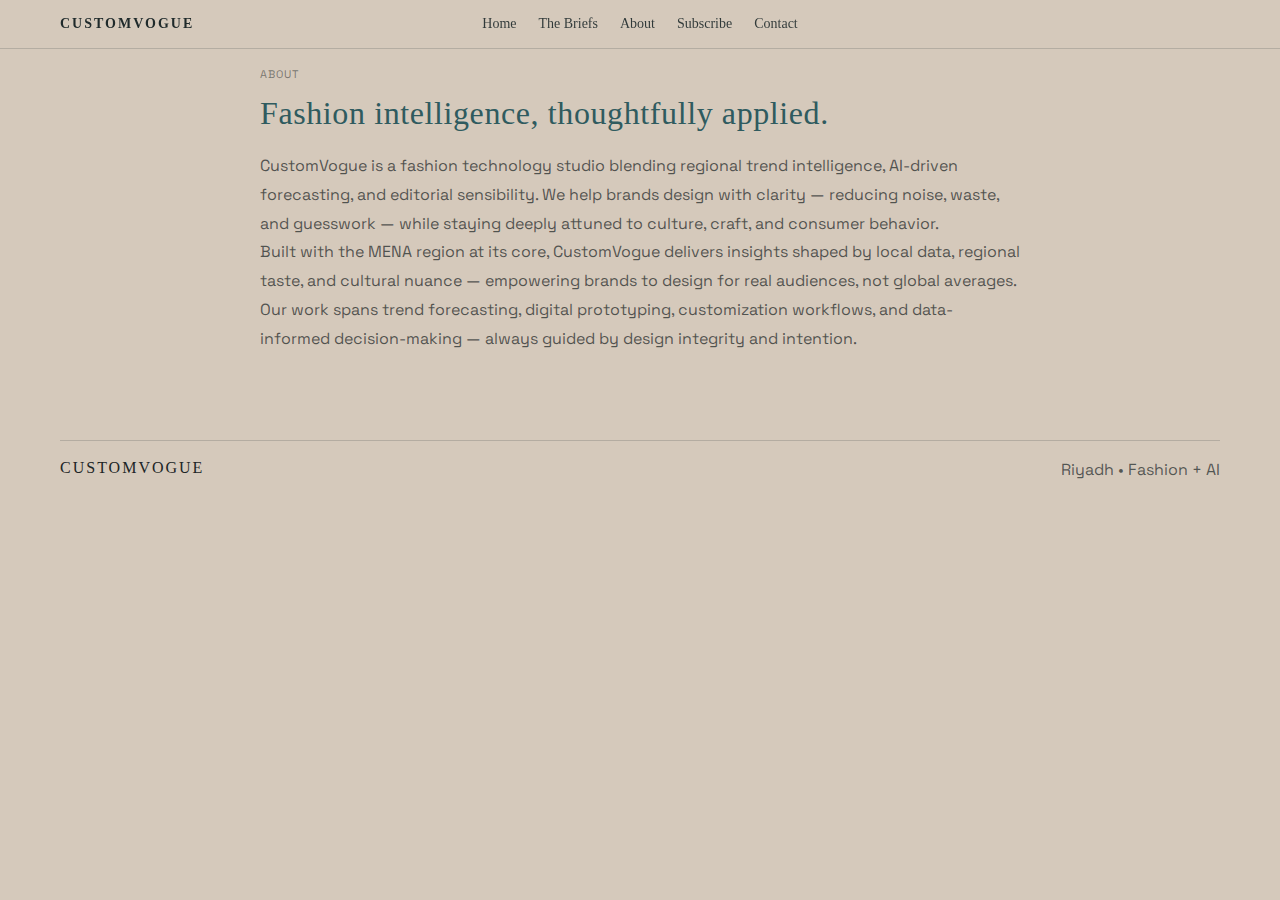
<file: about.html>
<!doctype html>
<html lang="en">
<head>
  <meta charset="utf-8" />
  <meta name="viewport" content="width=device-width,initial-scale=1" />
  <title>About — CustomVogue</title>
  <meta name="description" content="About CustomVogue — fashion intelligence, thoughtfully applied." />
  <link rel="preconnect" href="https://fonts.googleapis.com">
<link rel="preconnect" href="https://fonts.gstatic.com" crossorigin>
<link href="https://fonts.googleapis.com/css2?family=Instrument+Serif:ital@0;1&family=Space+Grotesk:wght@400;500;600&display=swap" rel="stylesheet">
  <link rel="stylesheet" href="styles.css" />
  <script src="app.js" defer></script>
</head>

<body>
  <header class="topbar">
    <div class="wrap topbar__inner">
      <a class="mark" href="index.html">CUSTOMVOGUE</a>

      <nav class="nav">
        <a href="index.html">Home</a>
        <a href="briefs.html">The Briefs</a>
        <a href="about.html">About</a>
        <a href="index.html#subscribe">Subscribe</a>
        <a href="index.html#contact">Contact</a>
      </nav>
    </div>
  </header>

  <main>
    <section class="editorial">
      <div class="wrap" style="max-width: 760px;">
        <p class="eyebrow">About</p>

        <h1 style="font-family: ui-serif, Palatino, Georgia, serif;
                   font-weight: 500;
                   letter-spacing: .6px;
                   margin: 10px 0 20px;">
          Fashion intelligence, thoughtfully applied.
        </h1>

        <p class="copy">
          CustomVogue is a fashion technology studio blending regional trend intelligence,
          AI-driven forecasting, and editorial sensibility.
          We help brands design with clarity — reducing noise, waste, and guesswork —
          while staying deeply attuned to culture, craft, and consumer behavior.
        </p>

        <p class="copy">
          Built with the MENA region at its core, CustomVogue delivers insights shaped by
          local data, regional taste, and cultural nuance —
          empowering brands to design for real audiences, not global averages.
        </p>

        <p class="copy">
          Our work spans trend forecasting, digital prototyping, customization workflows,
          and data-informed decision-making — always guided by design integrity and intention.
        </p>
      </div>
    </section>
  </main>

  <footer class="footer">
    <div class="wrap footer__inner">
      <p class="footer__mark">CUSTOMVOGUE</p>
      <p class="footer__muted">Riyadh • Fashion + AI</p>
    </div>
  </footer>
</body>
</html>
</file>
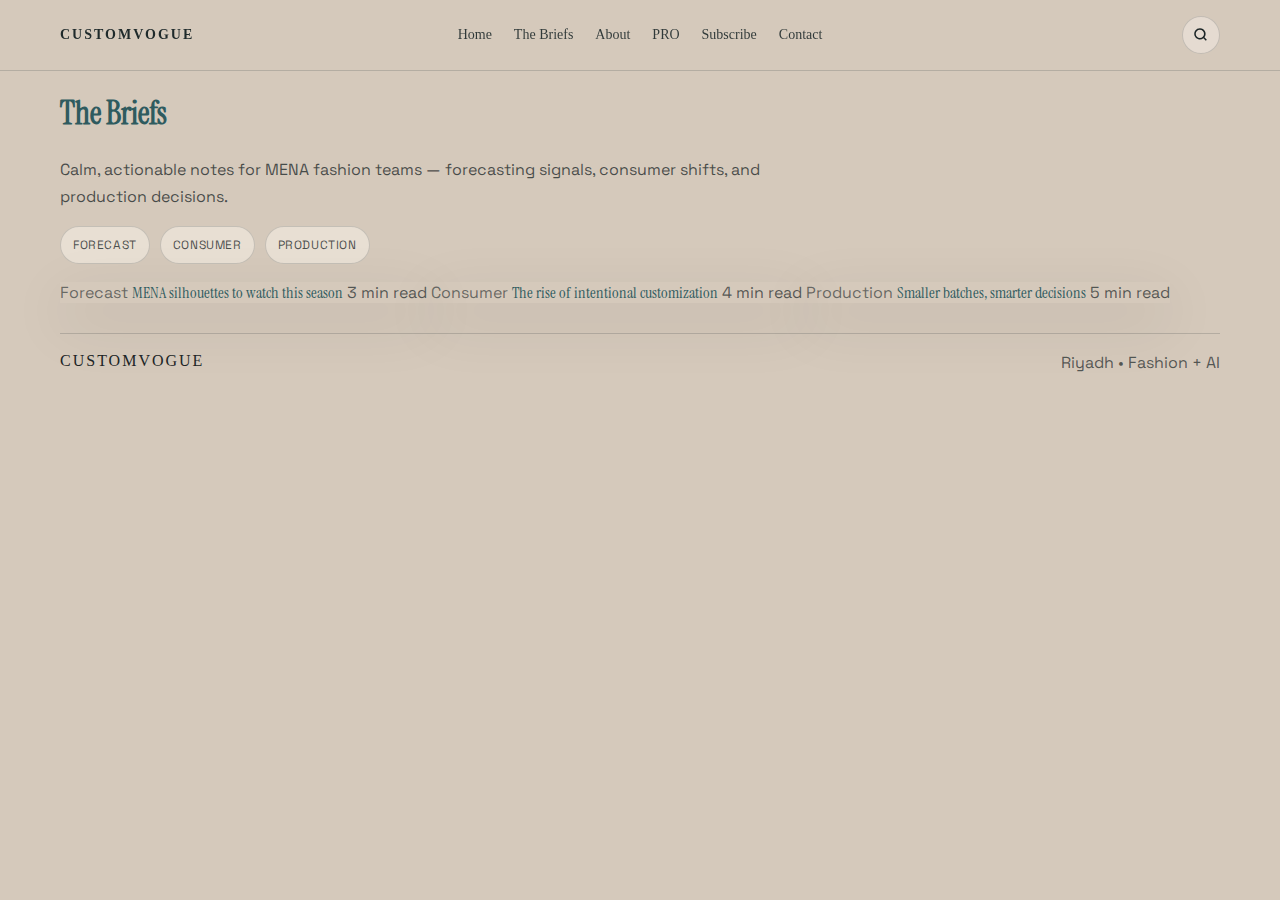
<file: briefs.html>
<!doctype html>
<html lang="en">
<head>
  <meta charset="utf-8" />
  <meta name="viewport" content="width=device-width,initial-scale=1" />
  <title>The Briefs — CustomVogue</title>
  <meta name="description" content="Editorial briefs: forecasting, consumer shifts, and production clarity for MENA." />
  <link rel="preconnect" href="https://fonts.googleapis.com">
<link rel="preconnect" href="https://fonts.gstatic.com" crossorigin>
<link href="https://fonts.googleapis.com/css2?family=Instrument+Serif:ital@0;1&family=Space+Grotesk:wght@400;500;600&display=swap" rel="stylesheet">
  <link rel="stylesheet" href="styles.css" />
</head>

<body>
  <header class="topbar">
    <div class="wrap topbar__inner">
      <a class="mark" href="index.html">CUSTOMVOGUE</a>

      <nav class="nav" aria-label="Primary">
        <a href="index.html">Home</a>
        <a href="briefs.html" aria-current="page">The Briefs</a>
        <a href="about.html">About</a>
        <a href="pro.html">PRO</a>
        <a href="index.html#subscribe">Subscribe</a>
        <a href="index.html#contact">Contact</a>
      </nav>

      <button class="icon-btn" aria-label="Search">
        <svg viewBox="0 0 24 24" aria-hidden="true">
          <path d="M10.5 3a7.5 7.5 0 1 0 4.66 13.38l3.23 3.23 1.41-1.41-3.23-3.23A7.47 7.47 0 0 0 10.5 3Zm0 2a5.5 5.5 0 1 1 0 11a5.5 5.5 0 0 1 0-11Z"></path>
        </svg>
      </button>
    </div>
  </header>

  <main>
    <section class="briefs-page">
      <div class="wrap briefs-page__head">
        <h1 class="briefs-page__title">The Briefs</h1>
        <p class="briefs-page__lead">
          Calm, actionable notes for MENA fashion teams — forecasting signals, consumer shifts, and production decisions.
        </p>

        <div class="intro__chips" style="margin-top:16px">
          <span class="chip">Forecast</span>
          <span class="chip">Consumer</span>
          <span class="chip">Production</span>
        </div>
      </div>

      <div class="wrap latest__list" aria-label="Latest briefs list">
        <a class="latest-item" href="briefs/mena-silhouettes.html">
          <span class="latest-tag">Forecast</span>
          <span class="latest-headline">MENA silhouettes to watch this season</span>
          <span class="latest-meta">3 min read</span>
        </a>

        <a class="latest-item" href="briefs/intentional-customization.html">
          <span class="latest-tag">Consumer</span>
          <span class="latest-headline">The rise of intentional customization</span>
          <span class="latest-meta">4 min read</span>
        </a>

        <a class="latest-item" href="briefs/smarter-batches.html">
          <span class="latest-tag">Production</span>
          <span class="latest-headline">Smaller batches, smarter decisions</span>
          <span class="latest-meta">5 min read</span>
        </a>
      </div>
    </section>

    <footer class="footer">
      <div class="wrap footer__inner">
        <p class="footer__mark">CUSTOMVOGUE</p>
        <p class="footer__muted">Riyadh • Fashion + AI</p>
      </div>
    </footer>
  </main>

  <script src="app.js"></script>
</body>
</html>
</file>
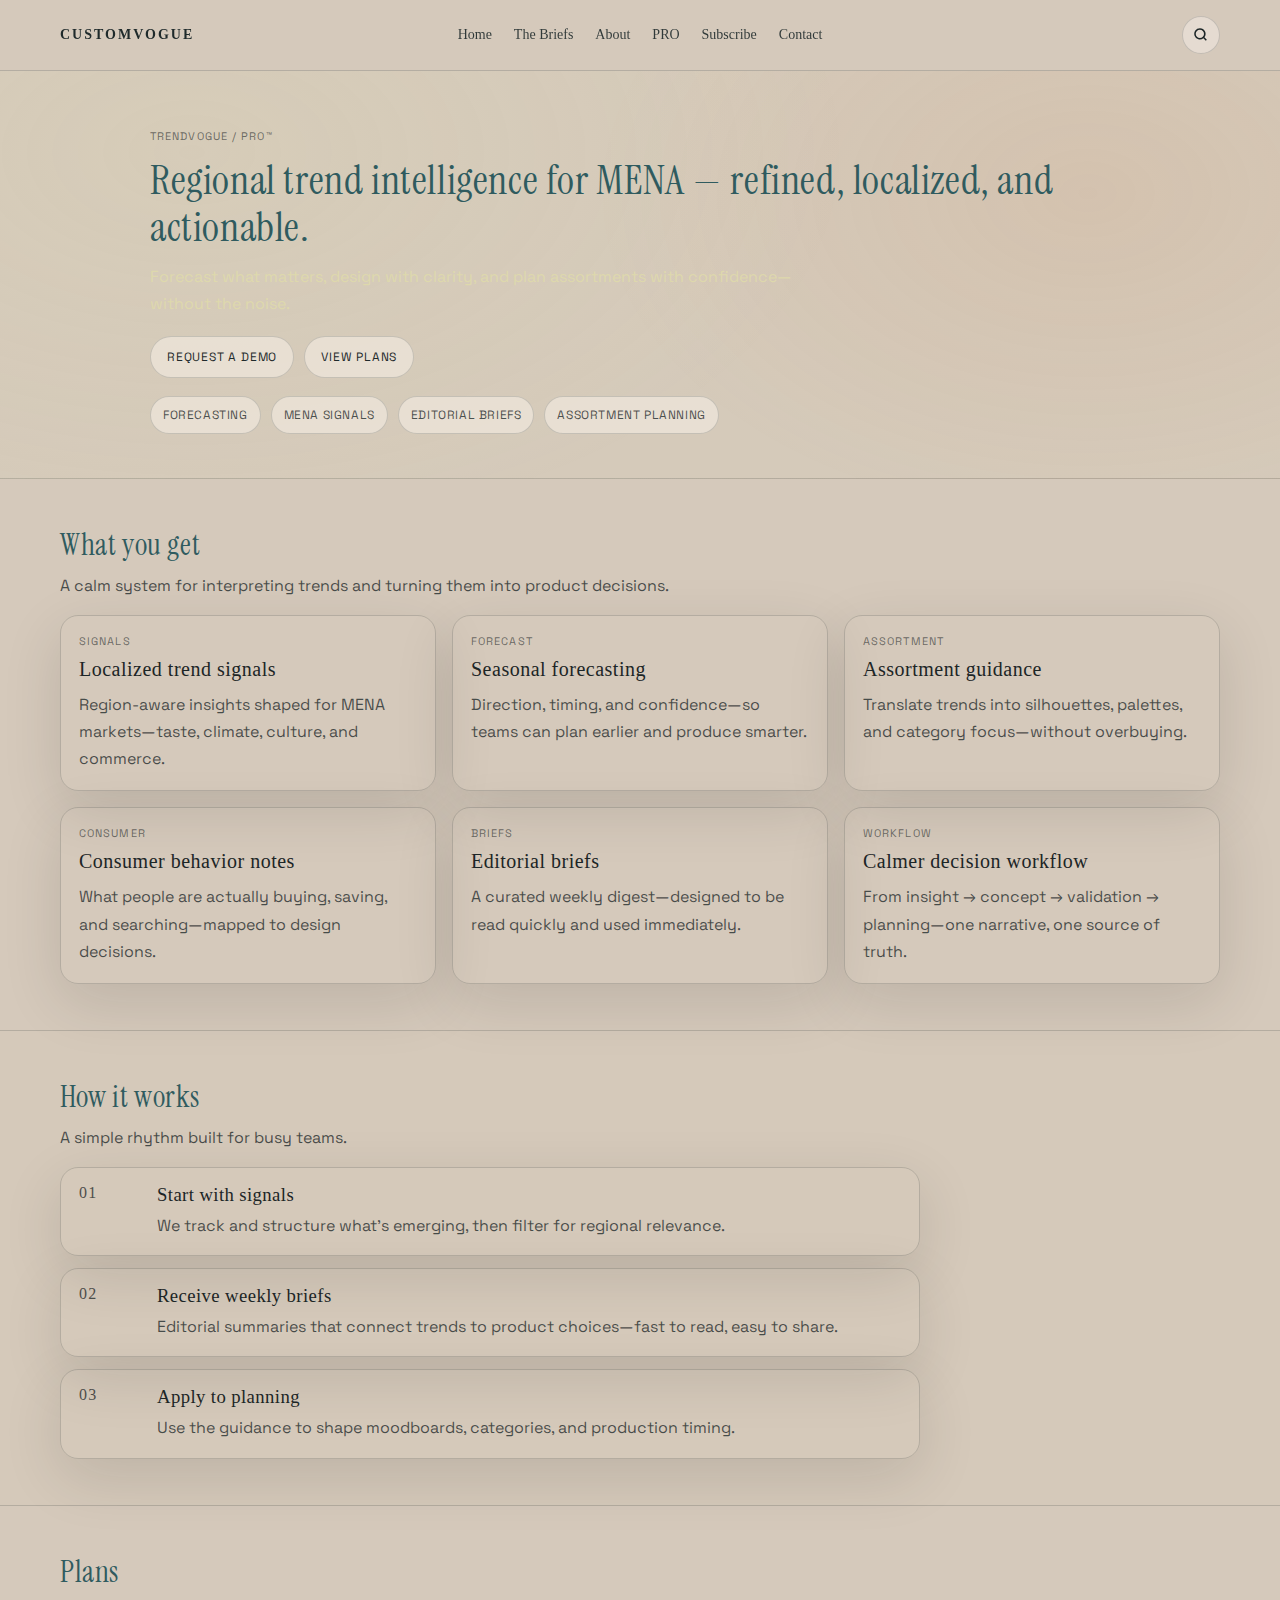
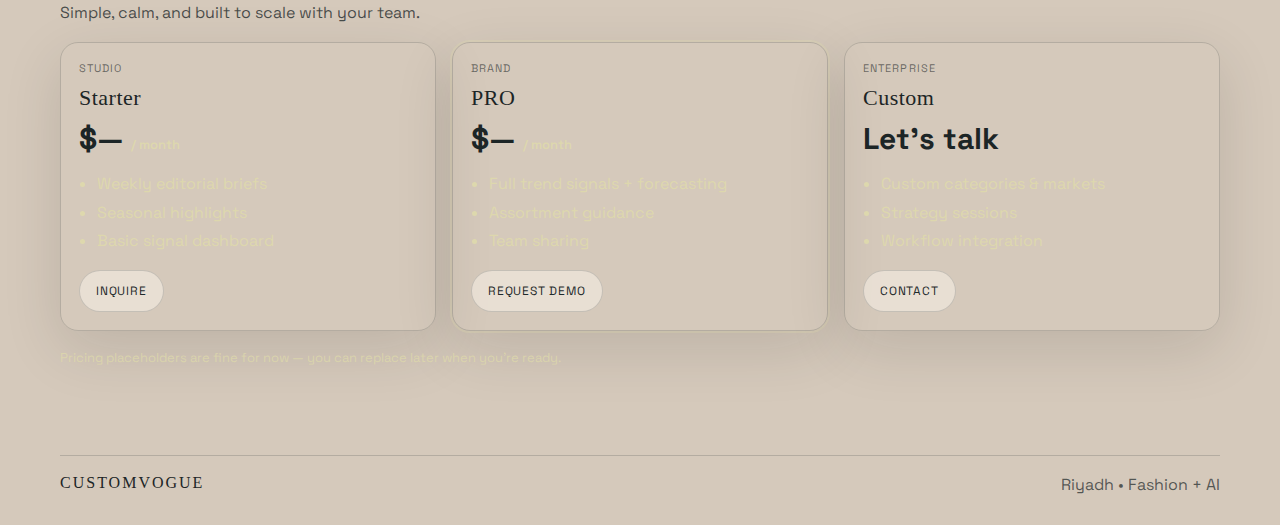
<file: pro.html>
<!doctype html>
<html lang="en">
<head>
  <meta charset="utf-8" />
  <meta name="viewport" content="width=device-width,initial-scale=1" />
  <title>TrendVogue PRO™ — CustomVogue</title>
  <meta name="description" content="TrendVogue PRO™ — trend intelligence for MENA, presented with editorial clarity." />
  <link rel="preconnect" href="https://fonts.googleapis.com">
<link rel="preconnect" href="https://fonts.gstatic.com" crossorigin>
<link href="https://fonts.googleapis.com/css2?family=Instrument+Serif:ital@0;1&family=Space+Grotesk:wght@400;500;600&display=swap" rel="stylesheet">
  <link rel="stylesheet" href="styles.css" />
  <script src="app.js" defer></script>
</head>

<body>
  <header class="topbar">
    <div class="wrap topbar__inner">
      <a class="mark" href="index.html">CUSTOMVOGUE</a>

      <nav class="nav" aria-label="Primary">
        <a href="index.html">Home</a>
        <a href="briefs.html">The Briefs</a>
        <a href="about.html">About</a>
        <a href="pro.html" aria-current="page">PRO</a>
        <a href="index.html#subscribe">Subscribe</a>
        <a href="index.html#contact">Contact</a>
      </nav>

      <button class="icon-btn" aria-label="Search">
        <svg viewBox="0 0 24 24" aria-hidden="true">
          <path d="M10.5 3a7.5 7.5 0 1 0 4.66 13.38l3.23 3.23 1.41-1.41-3.23-3.23A7.47 7.47 0 0 0 10.5 3Zm0 2a5.5 5.5 0 1 1 0 11a5.5 5.5 0 0 1 0-11Z"></path>
        </svg>
      </button>
    </div>
  </header>

  <main>
    <!-- PRO HERO -->
    <section class="pro-hero">
      <div class="wrap pro-hero__inner">
        <p class="eyebrow">TrendVogue / PRO™</p>

        <h1 class="pro-hero__title">
          Regional trend intelligence for MENA — refined, localized, and actionable.
        </h1>

        <p class="pro-hero__lead">
          Forecast what matters, design with clarity, and plan assortments with confidence—without the noise.
        </p>

        <div class="pro-hero__actions">
          <a class="pro-btn" href="index.html#contact">Request a demo</a>
          <a class="pro-btn pro-btn--ghost" href="#pricing">View plans</a>
        </div>

        <div class="pro-badges">
          <span class="chip">Forecasting</span>
          <span class="chip">MENA signals</span>
          <span class="chip">Editorial briefs</span>
          <span class="chip">Assortment planning</span>
        </div>
      </div>
    </section>

    <!-- VALUE GRID -->
    <section class="pro-section">
      <div class="wrap">
        <div class="pro-section__head">
          <h2 class="pro-h2">What you get</h2>
          <p class="pro-muted">A calm system for interpreting trends and turning them into product decisions.</p>
        </div>

        <div class="pro-grid">
          <article class="feature">
            <p class="feature__tag">Signals</p>
            <h3 class="feature__title">Localized trend signals</h3>
            <p class="feature__copy">Region-aware insights shaped for MENA markets—taste, climate, culture, and commerce.</p>
          </article>

          <article class="feature">
            <p class="feature__tag">Forecast</p>
            <h3 class="feature__title">Seasonal forecasting</h3>
            <p class="feature__copy">Direction, timing, and confidence—so teams can plan earlier and produce smarter.</p>
          </article>

          <article class="feature">
            <p class="feature__tag">Assortment</p>
            <h3 class="feature__title">Assortment guidance</h3>
            <p class="feature__copy">Translate trends into silhouettes, palettes, and category focus—without overbuying.</p>
          </article>

          <article class="feature">
            <p class="feature__tag">Consumer</p>
            <h3 class="feature__title">Consumer behavior notes</h3>
            <p class="feature__copy">What people are actually buying, saving, and searching—mapped to design decisions.</p>
          </article>

          <article class="feature">
            <p class="feature__tag">Briefs</p>
            <h3 class="feature__title">Editorial briefs</h3>
            <p class="feature__copy">A curated weekly digest—designed to be read quickly and used immediately.</p>
          </article>

          <article class="feature">
            <p class="feature__tag">Workflow</p>
            <h3 class="feature__title">Calmer decision workflow</h3>
            <p class="feature__copy">From insight → concept → validation → planning—one narrative, one source of truth.</p>
          </article>
        </div>
      </div>
    </section>

    <!-- HOW IT WORKS -->
    <section class="pro-section pro-section--alt">
      <div class="wrap">
        <div class="pro-section__head">
          <h2 class="pro-h2">How it works</h2>
          <p class="pro-muted">A simple rhythm built for busy teams.</p>
        </div>

        <ol class="steps">
          <li class="step">
            <p class="step__num">01</p>
            <div>
              <h3 class="step__title">Start with signals</h3>
              <p class="step__copy">We track and structure what’s emerging, then filter for regional relevance.</p>
            </div>
          </li>

          <li class="step">
            <p class="step__num">02</p>
            <div>
              <h3 class="step__title">Receive weekly briefs</h3>
              <p class="step__copy">Editorial summaries that connect trends to product choices—fast to read, easy to share.</p>
            </div>
          </li>

          <li class="step">
            <p class="step__num">03</p>
            <div>
              <h3 class="step__title">Apply to planning</h3>
              <p class="step__copy">Use the guidance to shape moodboards, categories, and production timing.</p>
            </div>
          </li>
        </ol>
      </div>
    </section>

    <!-- PRICING -->
    <section class="pro-section" id="pricing">
      <div class="wrap">
        <div class="pro-section__head">
          <h2 class="pro-h2">Plans</h2>
          <p class="pro-muted">Simple, calm, and built to scale with your team.</p>
        </div>

        <div class="pricing">
          <article class="price">
            <p class="price__tag">Studio</p>
            <h3 class="price__title">Starter</h3>
            <p class="price__num">$— <span>/ month</span></p>
            <ul class="price__list">
              <li>Weekly editorial briefs</li>
              <li>Seasonal highlights</li>
              <li>Basic signal dashboard</li>
            </ul>
            <a class="pro-btn pro-btn--ghost" href="index.html#contact">Inquire</a>
          </article>

          <article class="price price--featured">
            <p class="price__tag">Brand</p>
            <h3 class="price__title">PRO</h3>
            <p class="price__num">$— <span>/ month</span></p>
            <ul class="price__list">
              <li>Full trend signals + forecasting</li>
              <li>Assortment guidance</li>
              <li>Team sharing</li>
            </ul>
            <a class="pro-btn" href="index.html#contact">Request demo</a>
          </article>

          <article class="price">
            <p class="price__tag">Enterprise</p>
            <h3 class="price__title">Custom</h3>
            <p class="price__num">Let’s talk</p>
            <ul class="price__list">
              <li>Custom categories & markets</li>
              <li>Strategy sessions</li>
              <li>Workflow integration</li>
            </ul>
            <a class="pro-btn pro-btn--ghost" href="index.html#contact">Contact</a>
          </article>
        </div>

        <p class="pro-footnote">
          Pricing placeholders are fine for now — you can replace later when you’re ready.
        </p>
      </div>
    </section>

    <footer class="footer">
      <div class="wrap footer__inner">
        <p class="footer__mark">CUSTOMVOGUE</p>
        <p class="footer__muted">Riyadh • Fashion + AI</p>
      </div>
    </footer>
  </main>
</body>
</html>
</file>
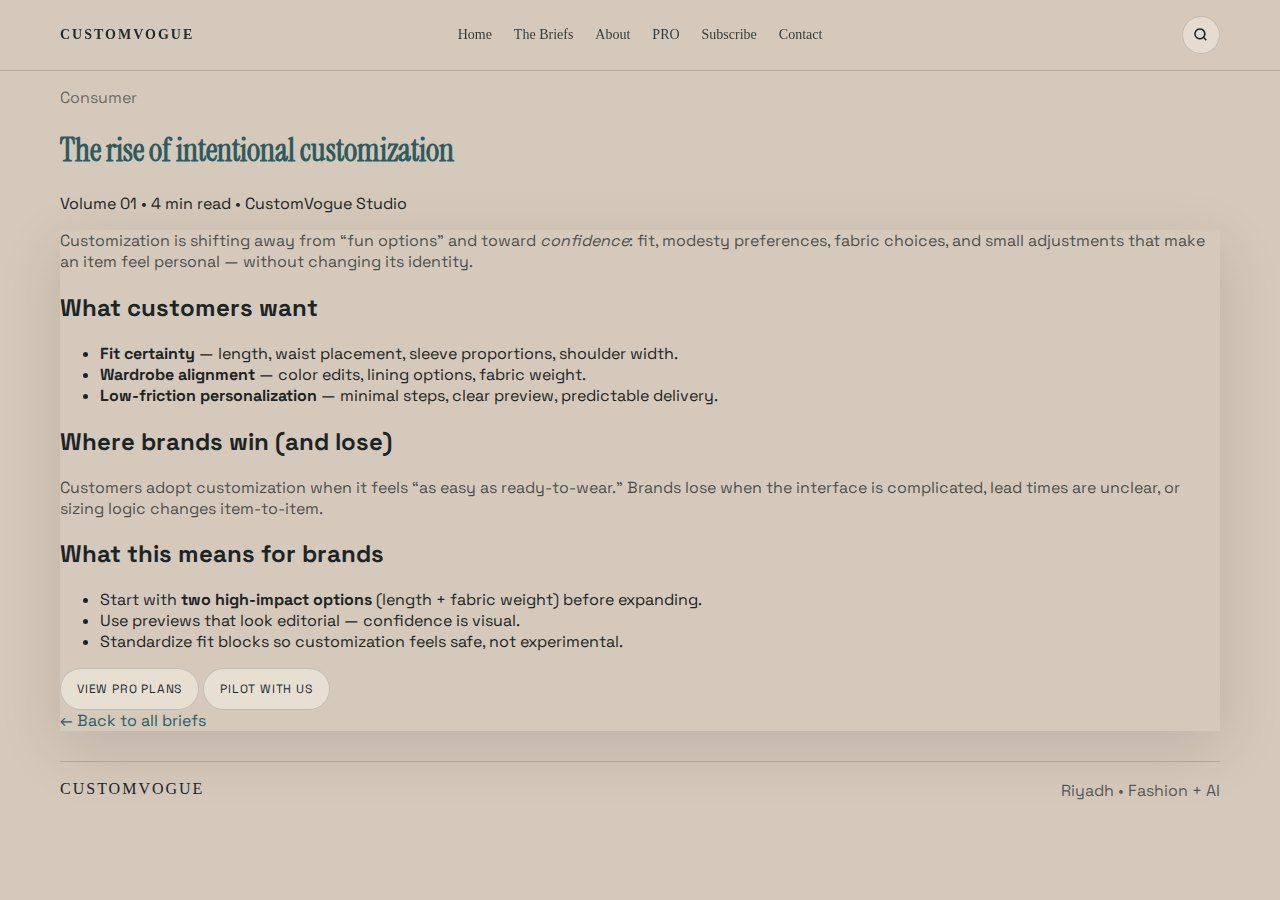
<file: briefs/intentional-customization.html>
<!doctype html>
<html lang="en">
<head>
  <meta charset="utf-8" />
  <meta name="viewport" content="width=device-width,initial-scale=1" />
  <title>The rise of intentional customization — The Briefs</title>
  <meta name="description" content="Why customization is shifting from novelty to intention — and how brands can design for it." />
  <link rel="preconnect" href="https://fonts.googleapis.com">
<link rel="preconnect" href="https://fonts.gstatic.com" crossorigin>
<link href="https://fonts.googleapis.com/css2?family=Instrument+Serif:ital@0;1&family=Space+Grotesk:wght@400;500;600&display=swap" rel="stylesheet">
  <link rel="stylesheet" href="../styles.css" />
</head>

<body>
  <header class="topbar">
    <div class="wrap topbar__inner">
      <a class="mark" href="../index.html">CUSTOMVOGUE</a>

      <nav class="nav" aria-label="Primary">
        <a href="../index.html">Home</a>
        <a href="../briefs.html" aria-current="page">The Briefs</a>
        <a href="../about.html">About</a>
        <a href="../pro.html">PRO</a>
        <a href="../index.html#subscribe">Subscribe</a>
        <a href="../index.html#contact">Contact</a>
      </nav>

      <button class="icon-btn" aria-label="Search">
        <svg viewBox="0 0 24 24" aria-hidden="true">
          <path d="M10.5 3a7.5 7.5 0 1 0 4.66 13.38l3.23 3.23 1.41-1.41-3.23-3.23A7.47 7.47 0 0 0 10.5 3Zm0 2a5.5 5.5 0 1 1 0 11a5.5 5.5 0 0 1 0-11Z"></path>
        </svg>
      </button>
    </div>
  </header>

  <main>
    <section class="brief-article">
      <div class="wrap brief-article__head">
        <p class="brief-article__tag">Consumer</p>
        <h1 class="brief-article__title">The rise of intentional customization</h1>
        <div class="brief-article__meta">
          <span>Volume 01</span>
          <span>•</span>
          <span>4 min read</span>
          <span>•</span>
          <span>CustomVogue Studio</span>
        </div>
      </div>

      <div class="wrap brief-article__body">
        <p>
          Customization is shifting away from “fun options” and toward <em>confidence</em>: fit, modesty preferences,
          fabric choices, and small adjustments that make an item feel personal — without changing its identity.
        </p>

        <h2>What customers want</h2>
        <ul>
          <li><strong>Fit certainty</strong> — length, waist placement, sleeve proportions, shoulder width.</li>
          <li><strong>Wardrobe alignment</strong> — color edits, lining options, fabric weight.</li>
          <li><strong>Low-friction personalization</strong> — minimal steps, clear preview, predictable delivery.</li>
        </ul>

        <h2>Where brands win (and lose)</h2>
        <p>
          Customers adopt customization when it feels “as easy as ready-to-wear.” Brands lose when the interface is
          complicated, lead times are unclear, or sizing logic changes item-to-item.
        </p>

        <div class="brief-article__callout">
          <h2>What this means for brands</h2>
          <ul>
            <li>Start with <strong>two high-impact options</strong> (length + fabric weight) before expanding.</li>
            <li>Use previews that look editorial — confidence is visual.</li>
            <li>Standardize fit blocks so customization feels safe, not experimental.</li>
          </ul>

          <div class="brief-article__cta">
            <a class="pro-btn" href="../pro.html#pricing">View PRO plans</a>
            <a class="pro-btn pro-btn--ghost" href="../index.html#contact">Pilot with us</a>
          </div>
        </div>

        <a class="brief-article__back" href="../briefs.html">← Back to all briefs</a>
      </div>
    </section>

    <footer class="footer">
      <div class="wrap footer__inner">
        <p class="footer__mark">CUSTOMVOGUE</p>
        <p class="footer__muted">Riyadh • Fashion + AI</p>
      </div>
    </footer>
  </main>

  <script src="../app.js"></script>
</body>
</html>
</file>
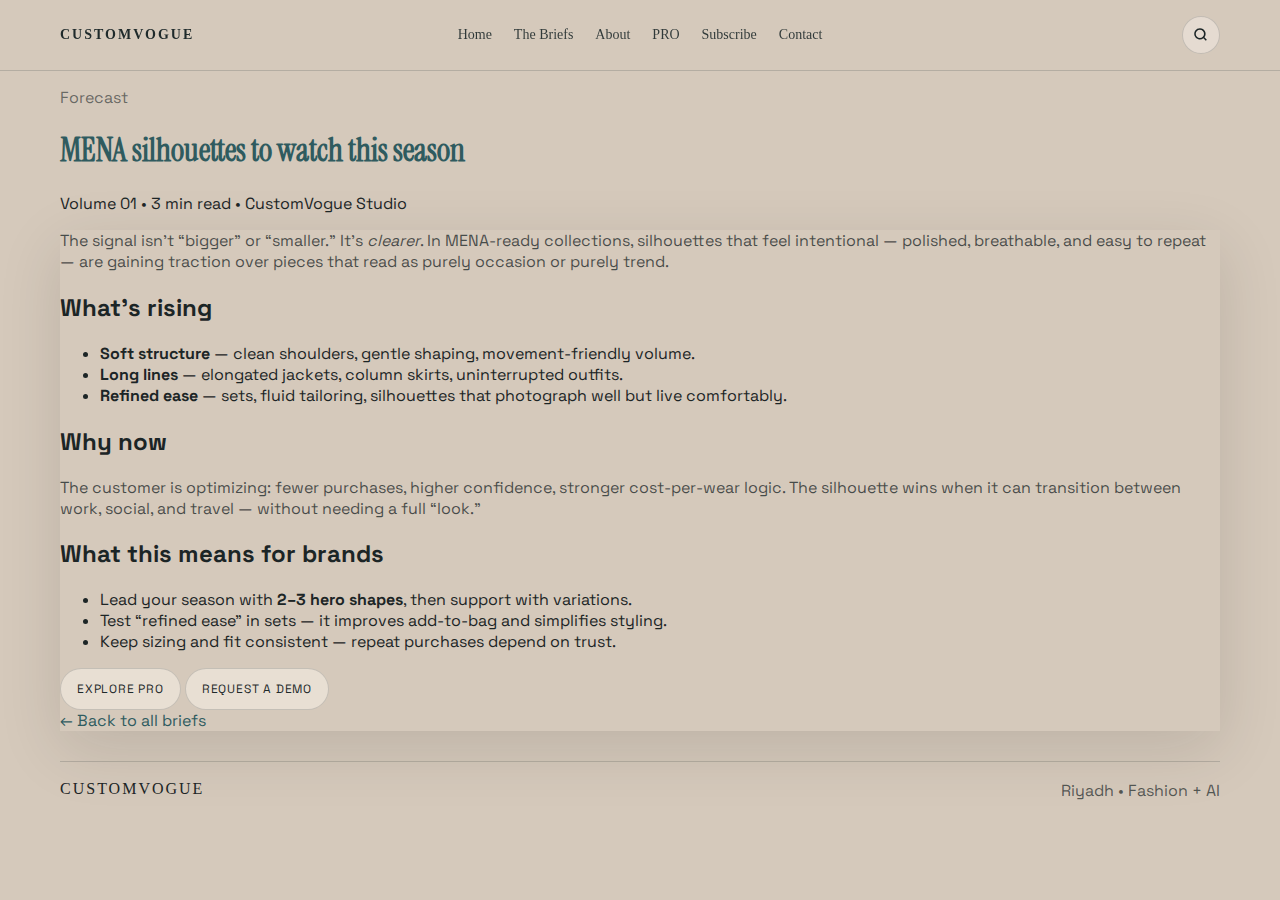
<file: briefs/mena-silhouettes.html>
<!doctype html>
<html lang="en">
<head>
  <meta charset="utf-8" />
  <meta name="viewport" content="width=device-width,initial-scale=1" />
  <title>MENA silhouettes to watch this season — The Briefs</title>
  <meta name="description" content="A calm forecast note on silhouettes gaining traction across MENA collections." />
  <link rel="preconnect" href="https://fonts.googleapis.com">
<link rel="preconnect" href="https://fonts.gstatic.com" crossorigin>
<link href="https://fonts.googleapis.com/css2?family=Instrument+Serif:ital@0;1&family=Space+Grotesk:wght@400;500;600&display=swap" rel="stylesheet">
  <link rel="stylesheet" href="../styles.css" />
</head>

<body>
  <header class="topbar">
    <div class="wrap topbar__inner">
      <a class="mark" href="../index.html">CUSTOMVOGUE</a>

      <nav class="nav" aria-label="Primary">
        <a href="../index.html">Home</a>
        <a href="../briefs.html" aria-current="page">The Briefs</a>
        <a href="../about.html">About</a>
        <a href="../pro.html">PRO</a>
        <a href="../index.html#subscribe">Subscribe</a>
        <a href="../index.html#contact">Contact</a>
      </nav>

      <button class="icon-btn" aria-label="Search">
        <svg viewBox="0 0 24 24" aria-hidden="true">
          <path d="M10.5 3a7.5 7.5 0 1 0 4.66 13.38l3.23 3.23 1.41-1.41-3.23-3.23A7.47 7.47 0 0 0 10.5 3Zm0 2a5.5 5.5 0 1 1 0 11a5.5 5.5 0 0 1 0-11Z"></path>
        </svg>
      </button>
    </div>
  </header>

  <main>
    <section class="brief-article">
      <div class="wrap brief-article__head">
        <p class="brief-article__tag">Forecast</p>
        <h1 class="brief-article__title">MENA silhouettes to watch this season</h1>
        <div class="brief-article__meta">
          <span>Volume 01</span>
          <span>•</span>
          <span>3 min read</span>
          <span>•</span>
          <span>CustomVogue Studio</span>
        </div>
      </div>

      <div class="wrap brief-article__body">
        <p>
          The signal isn’t “bigger” or “smaller.” It’s <em>clearer</em>. In MENA-ready collections, silhouettes that feel
          intentional — polished, breathable, and easy to repeat — are gaining traction over pieces that read as purely
          occasion or purely trend.
        </p>

        <h2>What’s rising</h2>
        <ul>
          <li><strong>Soft structure</strong> — clean shoulders, gentle shaping, movement-friendly volume.</li>
          <li><strong>Long lines</strong> — elongated jackets, column skirts, uninterrupted outfits.</li>
          <li><strong>Refined ease</strong> — sets, fluid tailoring, silhouettes that photograph well but live comfortably.</li>
        </ul>

        <h2>Why now</h2>
        <p>
          The customer is optimizing: fewer purchases, higher confidence, stronger cost-per-wear logic. The silhouette
          wins when it can transition between work, social, and travel — without needing a full “look.”
        </p>

        <div class="brief-article__callout">
          <h2>What this means for brands</h2>
          <ul>
            <li>Lead your season with <strong>2–3 hero shapes</strong>, then support with variations.</li>
            <li>Test “refined ease” in sets — it improves add-to-bag and simplifies styling.</li>
            <li>Keep sizing and fit consistent — repeat purchases depend on trust.</li>
          </ul>

          <div class="brief-article__cta">
            <a class="pro-btn" href="../pro.html">Explore PRO</a>
            <a class="pro-btn pro-btn--ghost" href="../index.html#contact">Request a demo</a>
          </div>
        </div>

        <a class="brief-article__back" href="../briefs.html">← Back to all briefs</a>
      </div>
    </section>

    <footer class="footer">
      <div class="wrap footer__inner">
        <p class="footer__mark">CUSTOMVOGUE</p>
        <p class="footer__muted">Riyadh • Fashion + AI</p>
      </div>
    </footer>
  </main>

  <script src="../app.js"></script>
</body>
</html>
</file>
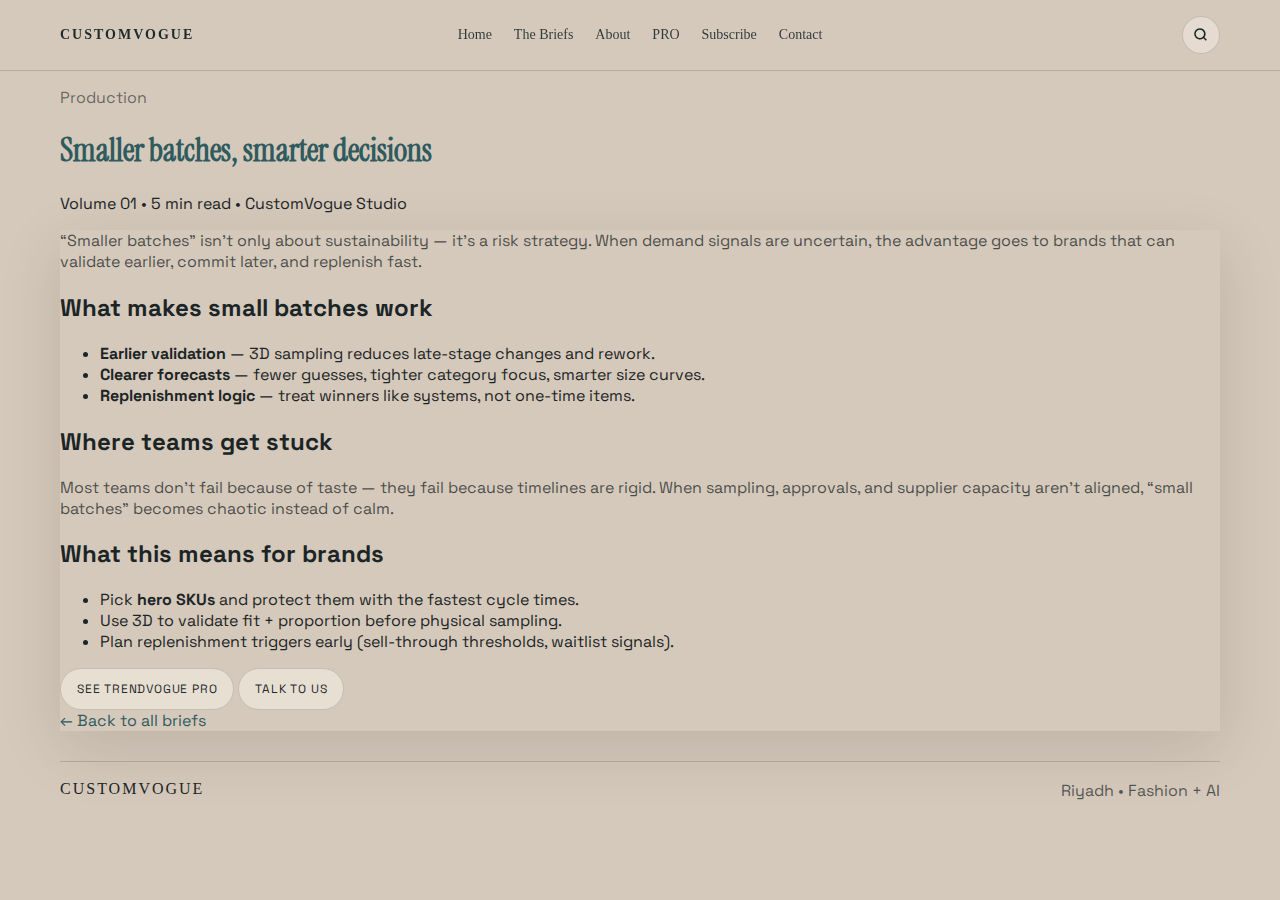
<file: briefs/smaller-batches.html>
<!doctype html>
<html lang="en">
<head>
  <meta charset="utf-8" />
  <meta name="viewport" content="width=device-width,initial-scale=1" />
  <title>Smaller batches, smarter decisions — The Briefs</title>
  <meta name="description" content="How 3D validation and clearer forecasting reduce waste and returns." />
  <link rel="preconnect" href="https://fonts.googleapis.com">
<link rel="preconnect" href="https://fonts.gstatic.com" crossorigin>
<link href="https://fonts.googleapis.com/css2?family=Instrument+Serif:ital@0;1&family=Space+Grotesk:wght@400;500;600&display=swap" rel="stylesheet">
  <link rel="stylesheet" href="../styles.css" />
</head>

<body>
  <header class="topbar">
    <div class="wrap topbar__inner">
      <a class="mark" href="../index.html">CUSTOMVOGUE</a>

      <nav class="nav" aria-label="Primary">
        <a href="../index.html">Home</a>
        <a href="../briefs.html" aria-current="page">The Briefs</a>
        <a href="../about.html">About</a>
        <a href="../pro.html">PRO</a>
        <a href="../index.html#subscribe">Subscribe</a>
        <a href="../index.html#contact">Contact</a>
      </nav>

      <button class="icon-btn" aria-label="Search">
        <svg viewBox="0 0 24 24" aria-hidden="true">
          <path d="M10.5 3a7.5 7.5 0 1 0 4.66 13.38l3.23 3.23 1.41-1.41-3.23-3.23A7.47 7.47 0 0 0 10.5 3Zm0 2a5.5 5.5 0 1 1 0 11a5.5 5.5 0 0 1 0-11Z"></path>
        </svg>
      </button>
    </div>
  </header>

  <main>
    <section class="brief-article">
      <div class="wrap brief-article__head">
        <p class="brief-article__tag">Production</p>
        <h1 class="brief-article__title">Smaller batches, smarter decisions</h1>
        <div class="brief-article__meta">
          <span>Volume 01</span>
          <span>•</span>
          <span>5 min read</span>
          <span>•</span>
          <span>CustomVogue Studio</span>
        </div>
      </div>

      <div class="wrap brief-article__body">
        <p>
          “Smaller batches” isn’t only about sustainability — it’s a risk strategy. When demand signals are uncertain,
          the advantage goes to brands that can validate earlier, commit later, and replenish fast.
        </p>

        <h2>What makes small batches work</h2>
        <ul>
          <li><strong>Earlier validation</strong> — 3D sampling reduces late-stage changes and rework.</li>
          <li><strong>Clearer forecasts</strong> — fewer guesses, tighter category focus, smarter size curves.</li>
          <li><strong>Replenishment logic</strong> — treat winners like systems, not one-time items.</li>
        </ul>

        <h2>Where teams get stuck</h2>
        <p>
          Most teams don’t fail because of taste — they fail because timelines are rigid. When sampling, approvals, and
          supplier capacity aren’t aligned, “small batches” becomes chaotic instead of calm.
        </p>

        <div class="brief-article__callout">
          <h2>What this means for brands</h2>
          <ul>
            <li>Pick <strong>hero SKUs</strong> and protect them with the fastest cycle times.</li>
            <li>Use 3D to validate fit + proportion before physical sampling.</li>
            <li>Plan replenishment triggers early (sell-through thresholds, waitlist signals).</li>
          </ul>

          <div class="brief-article__cta">
            <a class="pro-btn" href="../pro.html">See TrendVogue PRO</a>
            <a class="pro-btn pro-btn--ghost" href="../index.html#contact">Talk to us</a>
          </div>
        </div>

        <a class="brief-article__back" href="../briefs.html">← Back to all briefs</a>
      </div>
    </section>

    <footer class="footer">
      <div class="wrap footer__inner">
        <p class="footer__mark">CUSTOMVOGUE</p>
        <p class="footer__muted">Riyadh • Fashion + AI</p>
      </div>
    </footer>
  </main>

  <script src="../app.js"></script>
</body>
</html>
</file>
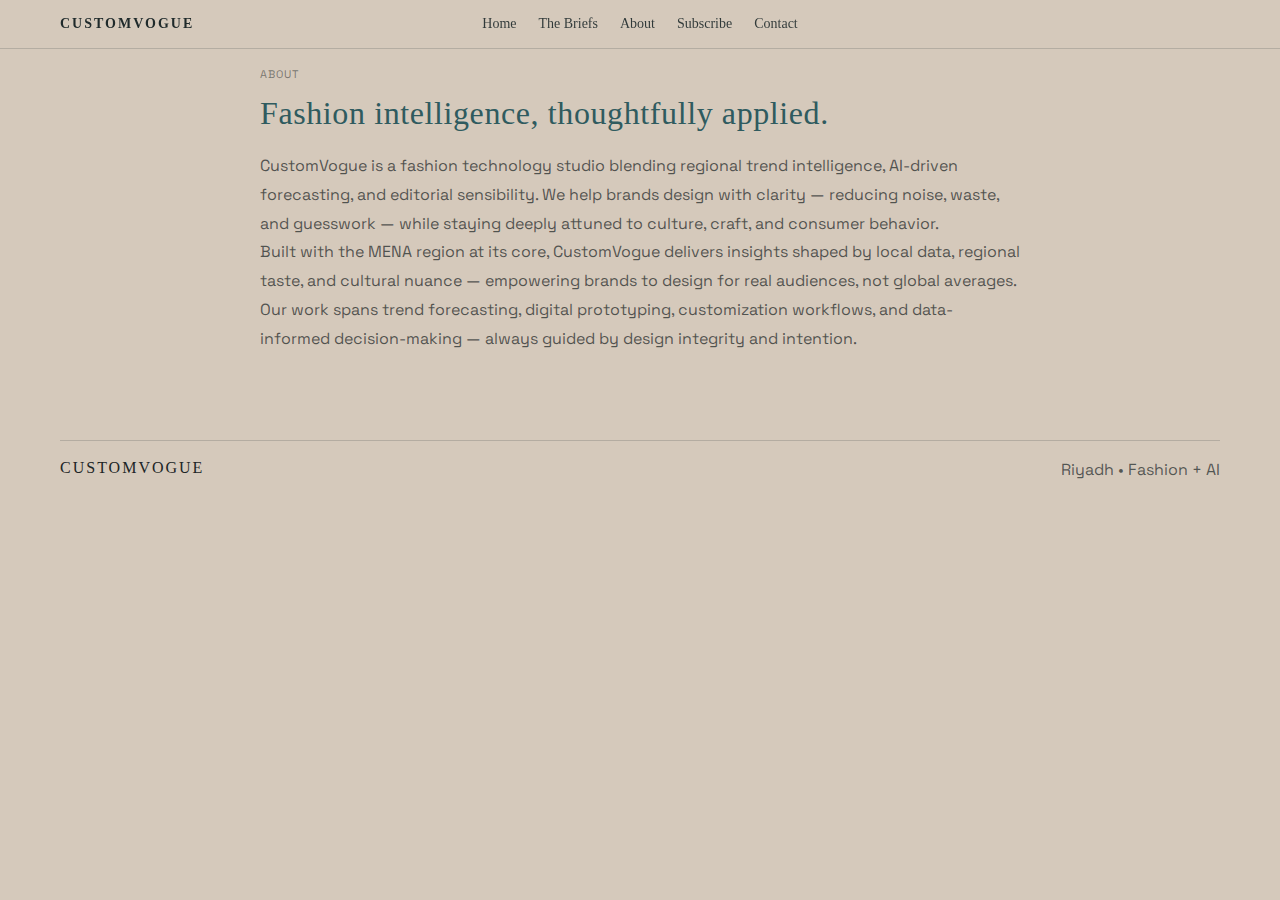
<file: CustomVogue-site/about.html>
<!doctype html>
<html lang="en">
<head>
  <meta charset="utf-8" />
  <meta name="viewport" content="width=device-width,initial-scale=1" />
  <title>About — CustomVogue</title>
  <meta name="description" content="About CustomVogue — fashion intelligence, thoughtfully applied." />
  <link rel="preconnect" href="https://fonts.googleapis.com">
<link rel="preconnect" href="https://fonts.gstatic.com" crossorigin>
<link href="https://fonts.googleapis.com/css2?family=Instrument+Serif:ital@0;1&family=Space+Grotesk:wght@400;500;600&display=swap" rel="stylesheet">
  <link rel="stylesheet" href="styles.css" />
  <script src="app.js" defer></script>
</head>

<body>
  <header class="topbar">
    <div class="wrap topbar__inner">
      <a class="mark" href="index.html">CUSTOMVOGUE</a>

      <nav class="nav">
        <a href="index.html">Home</a>
        <a href="briefs.html">The Briefs</a>
        <a href="about.html">About</a>
        <a href="index.html#subscribe">Subscribe</a>
        <a href="index.html#contact">Contact</a>
      </nav>
    </div>
  </header>

  <main>
    <section class="editorial">
      <div class="wrap" style="max-width: 760px;">
        <p class="eyebrow">About</p>

        <h1 style="font-family: ui-serif, Palatino, Georgia, serif;
                   font-weight: 500;
                   letter-spacing: .6px;
                   margin: 10px 0 20px;">
          Fashion intelligence, thoughtfully applied.
        </h1>

        <p class="copy">
          CustomVogue is a fashion technology studio blending regional trend intelligence,
          AI-driven forecasting, and editorial sensibility.
          We help brands design with clarity — reducing noise, waste, and guesswork —
          while staying deeply attuned to culture, craft, and consumer behavior.
        </p>

        <p class="copy">
          Built with the MENA region at its core, CustomVogue delivers insights shaped by
          local data, regional taste, and cultural nuance —
          empowering brands to design for real audiences, not global averages.
        </p>

        <p class="copy">
          Our work spans trend forecasting, digital prototyping, customization workflows,
          and data-informed decision-making — always guided by design integrity and intention.
        </p>
      </div>
    </section>
  </main>

  <footer class="footer">
    <div class="wrap footer__inner">
      <p class="footer__mark">CUSTOMVOGUE</p>
      <p class="footer__muted">Riyadh • Fashion + AI</p>
    </div>
  </footer>
</body>
</html>
</file>
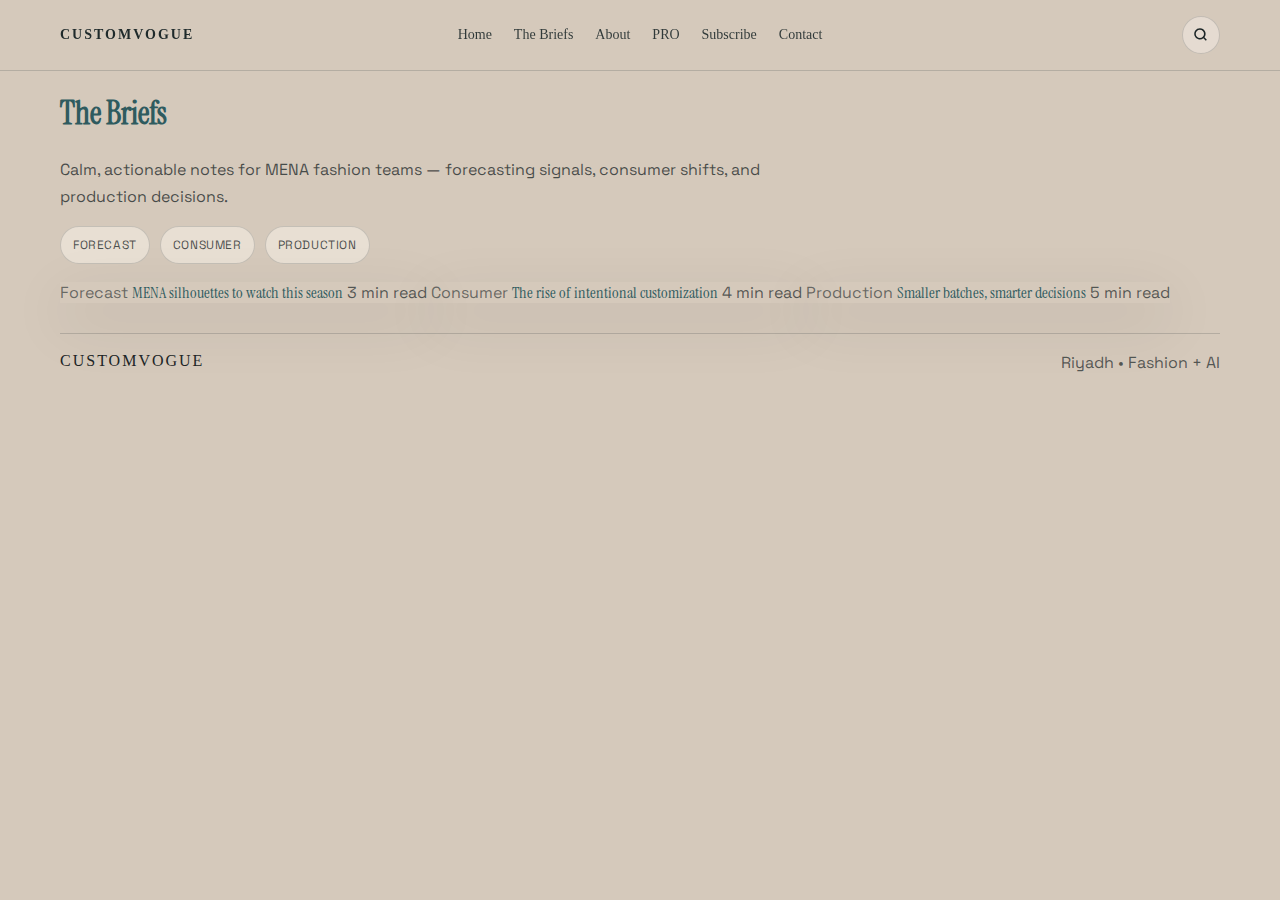
<file: CustomVogue-site/briefs.html>
<!doctype html>
<html lang="en">
<head>
  <meta charset="utf-8" />
  <meta name="viewport" content="width=device-width,initial-scale=1" />
  <title>The Briefs — CustomVogue</title>
  <meta name="description" content="Editorial briefs: forecasting, consumer shifts, and production clarity for MENA." />
  <link rel="preconnect" href="https://fonts.googleapis.com">
<link rel="preconnect" href="https://fonts.gstatic.com" crossorigin>
<link href="https://fonts.googleapis.com/css2?family=Instrument+Serif:ital@0;1&family=Space+Grotesk:wght@400;500;600&display=swap" rel="stylesheet">
  <link rel="stylesheet" href="styles.css" />
</head>

<body>
  <header class="topbar">
    <div class="wrap topbar__inner">
      <a class="mark" href="index.html">CUSTOMVOGUE</a>

      <nav class="nav" aria-label="Primary">
        <a href="index.html">Home</a>
        <a href="briefs.html" aria-current="page">The Briefs</a>
        <a href="about.html">About</a>
        <a href="pro.html">PRO</a>
        <a href="index.html#subscribe">Subscribe</a>
        <a href="index.html#contact">Contact</a>
      </nav>

      <button class="icon-btn" aria-label="Search">
        <svg viewBox="0 0 24 24" aria-hidden="true">
          <path d="M10.5 3a7.5 7.5 0 1 0 4.66 13.38l3.23 3.23 1.41-1.41-3.23-3.23A7.47 7.47 0 0 0 10.5 3Zm0 2a5.5 5.5 0 1 1 0 11a5.5 5.5 0 0 1 0-11Z"></path>
        </svg>
      </button>
    </div>
  </header>

  <main>
    <section class="briefs-page">
      <div class="wrap briefs-page__head">
        <h1 class="briefs-page__title">The Briefs</h1>
        <p class="briefs-page__lead">
          Calm, actionable notes for MENA fashion teams — forecasting signals, consumer shifts, and production decisions.
        </p>

        <div class="intro__chips" style="margin-top:16px">
          <span class="chip">Forecast</span>
          <span class="chip">Consumer</span>
          <span class="chip">Production</span>
        </div>
      </div>

      <div class="wrap latest__list" aria-label="Latest briefs list">
        <a class="latest-item" href="briefs/mena-silhouettes.html">
          <span class="latest-tag">Forecast</span>
          <span class="latest-headline">MENA silhouettes to watch this season</span>
          <span class="latest-meta">3 min read</span>
        </a>

        <a class="latest-item" href="briefs/intentional-customization.html">
          <span class="latest-tag">Consumer</span>
          <span class="latest-headline">The rise of intentional customization</span>
          <span class="latest-meta">4 min read</span>
        </a>

        <a class="latest-item" href="briefs/smarter-batches.html">
          <span class="latest-tag">Production</span>
          <span class="latest-headline">Smaller batches, smarter decisions</span>
          <span class="latest-meta">5 min read</span>
        </a>
      </div>
    </section>

    <footer class="footer">
      <div class="wrap footer__inner">
        <p class="footer__mark">CUSTOMVOGUE</p>
        <p class="footer__muted">Riyadh • Fashion + AI</p>
      </div>
    </footer>
  </main>

  <script src="app.js"></script>
</body>
</html>
</file>
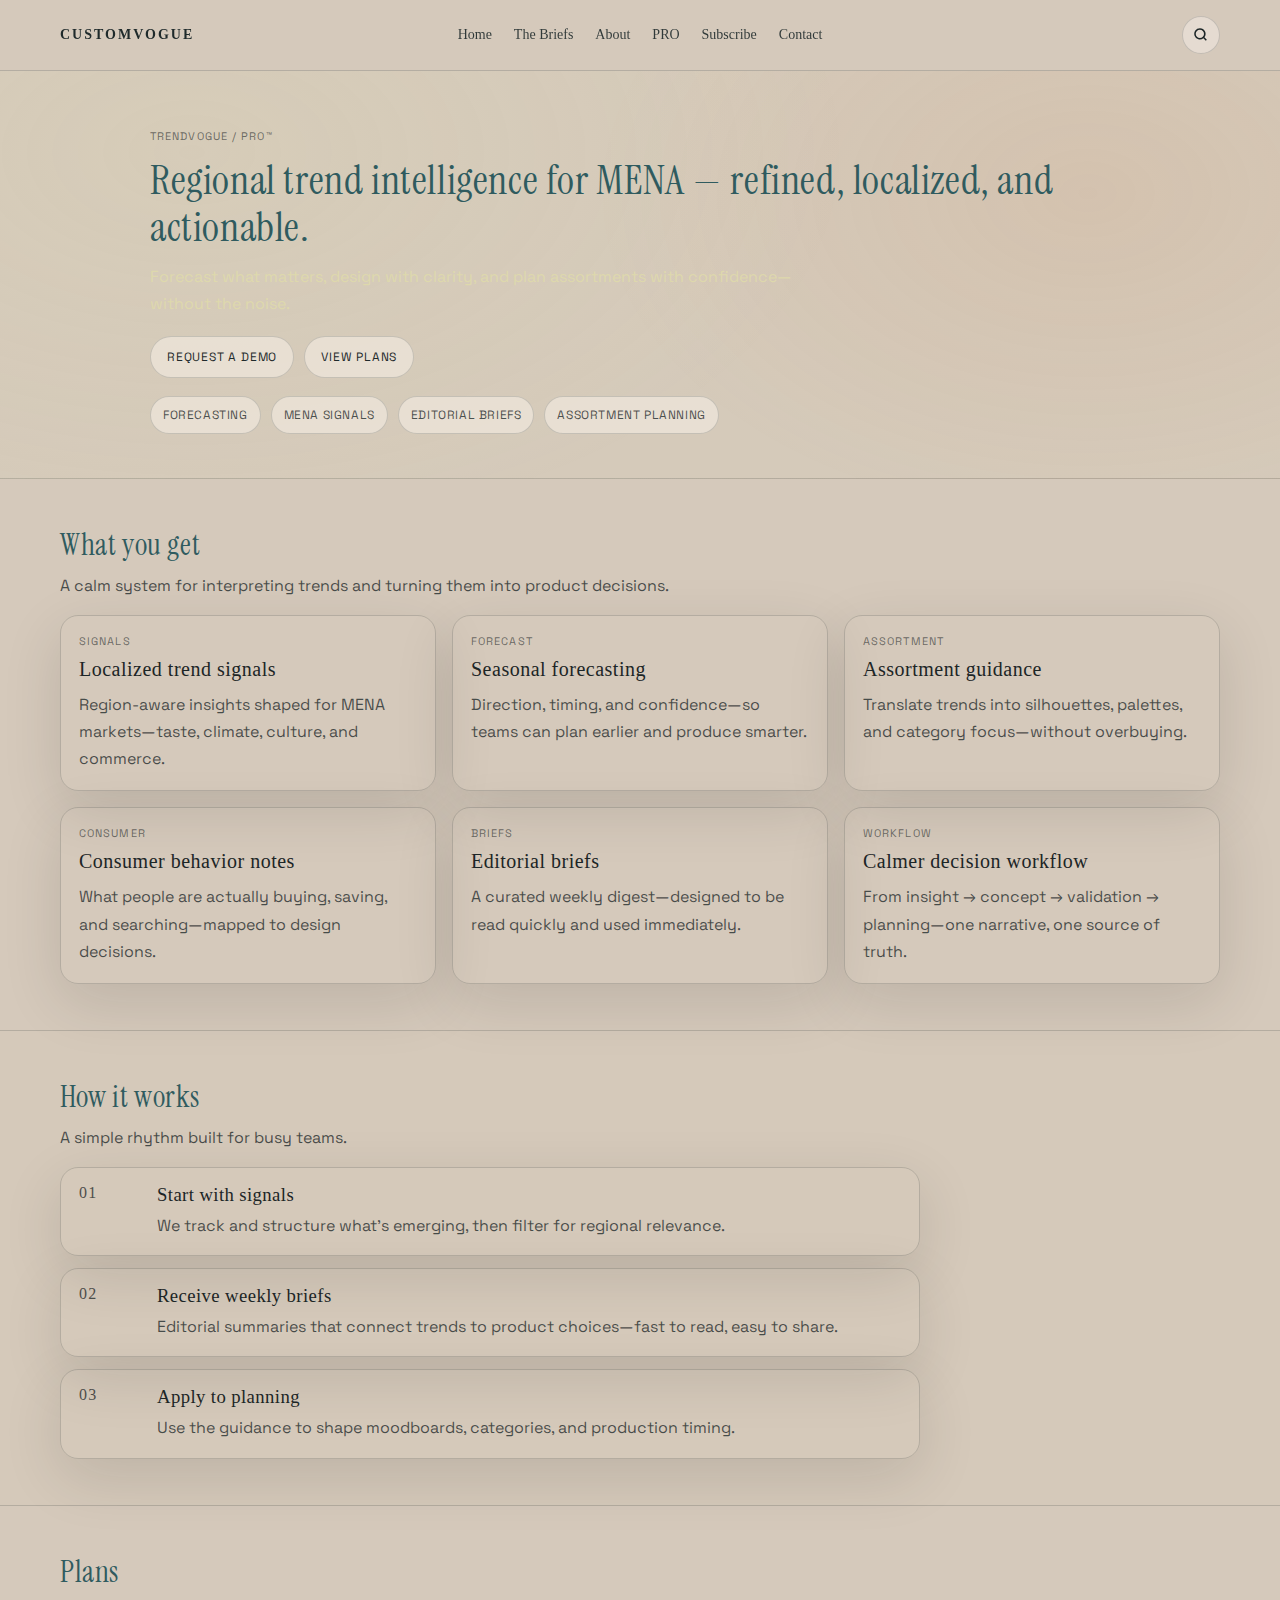
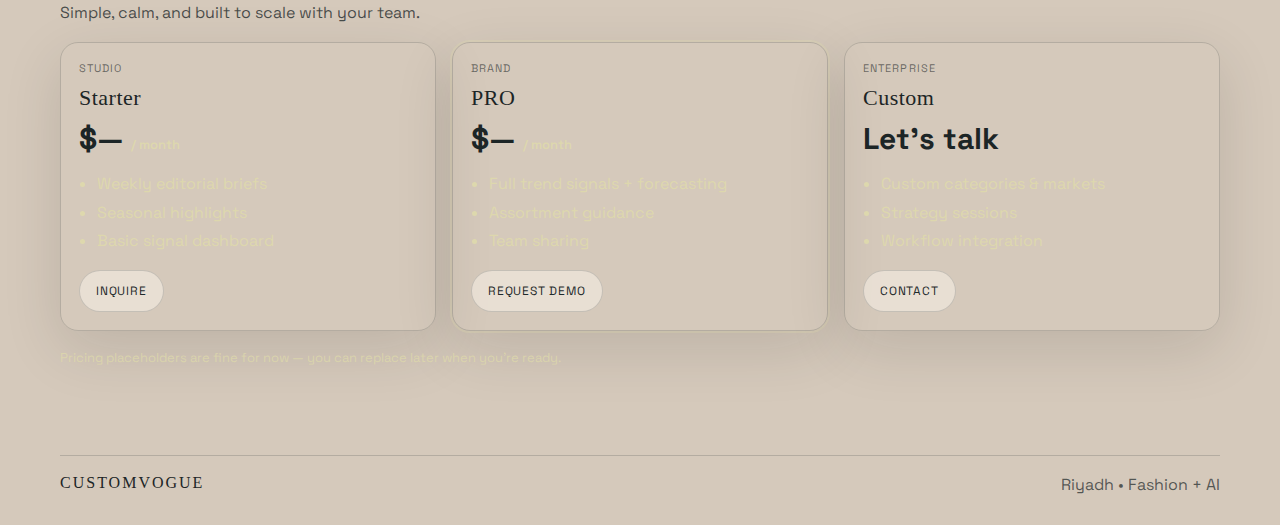
<file: CustomVogue-site/pro.html>
<!doctype html>
<html lang="en">
<head>
  <meta charset="utf-8" />
  <meta name="viewport" content="width=device-width,initial-scale=1" />
  <title>TrendVogue PRO™ — CustomVogue</title>
  <meta name="description" content="TrendVogue PRO™ — trend intelligence for MENA, presented with editorial clarity." />
  <link rel="preconnect" href="https://fonts.googleapis.com">
<link rel="preconnect" href="https://fonts.gstatic.com" crossorigin>
<link href="https://fonts.googleapis.com/css2?family=Instrument+Serif:ital@0;1&family=Space+Grotesk:wght@400;500;600&display=swap" rel="stylesheet">
  <link rel="stylesheet" href="styles.css" />
  <script src="app.js" defer></script>
</head>

<body>
  <header class="topbar">
    <div class="wrap topbar__inner">
      <a class="mark" href="index.html">CUSTOMVOGUE</a>

      <nav class="nav" aria-label="Primary">
        <a href="index.html">Home</a>
        <a href="briefs.html">The Briefs</a>
        <a href="about.html">About</a>
        <a href="pro.html" aria-current="page">PRO</a>
        <a href="index.html#subscribe">Subscribe</a>
        <a href="index.html#contact">Contact</a>
      </nav>

      <button class="icon-btn" aria-label="Search">
        <svg viewBox="0 0 24 24" aria-hidden="true">
          <path d="M10.5 3a7.5 7.5 0 1 0 4.66 13.38l3.23 3.23 1.41-1.41-3.23-3.23A7.47 7.47 0 0 0 10.5 3Zm0 2a5.5 5.5 0 1 1 0 11a5.5 5.5 0 0 1 0-11Z"></path>
        </svg>
      </button>
    </div>
  </header>

  <main>
    <!-- PRO HERO -->
    <section class="pro-hero">
      <div class="wrap pro-hero__inner">
        <p class="eyebrow">TrendVogue / PRO™</p>

        <h1 class="pro-hero__title">
          Regional trend intelligence for MENA — refined, localized, and actionable.
        </h1>

        <p class="pro-hero__lead">
          Forecast what matters, design with clarity, and plan assortments with confidence—without the noise.
        </p>

        <div class="pro-hero__actions">
          <a class="pro-btn" href="index.html#contact">Request a demo</a>
          <a class="pro-btn pro-btn--ghost" href="#pricing">View plans</a>
        </div>

        <div class="pro-badges">
          <span class="chip">Forecasting</span>
          <span class="chip">MENA signals</span>
          <span class="chip">Editorial briefs</span>
          <span class="chip">Assortment planning</span>
        </div>
      </div>
    </section>

    <!-- VALUE GRID -->
    <section class="pro-section">
      <div class="wrap">
        <div class="pro-section__head">
          <h2 class="pro-h2">What you get</h2>
          <p class="pro-muted">A calm system for interpreting trends and turning them into product decisions.</p>
        </div>

        <div class="pro-grid">
          <article class="feature">
            <p class="feature__tag">Signals</p>
            <h3 class="feature__title">Localized trend signals</h3>
            <p class="feature__copy">Region-aware insights shaped for MENA markets—taste, climate, culture, and commerce.</p>
          </article>

          <article class="feature">
            <p class="feature__tag">Forecast</p>
            <h3 class="feature__title">Seasonal forecasting</h3>
            <p class="feature__copy">Direction, timing, and confidence—so teams can plan earlier and produce smarter.</p>
          </article>

          <article class="feature">
            <p class="feature__tag">Assortment</p>
            <h3 class="feature__title">Assortment guidance</h3>
            <p class="feature__copy">Translate trends into silhouettes, palettes, and category focus—without overbuying.</p>
          </article>

          <article class="feature">
            <p class="feature__tag">Consumer</p>
            <h3 class="feature__title">Consumer behavior notes</h3>
            <p class="feature__copy">What people are actually buying, saving, and searching—mapped to design decisions.</p>
          </article>

          <article class="feature">
            <p class="feature__tag">Briefs</p>
            <h3 class="feature__title">Editorial briefs</h3>
            <p class="feature__copy">A curated weekly digest—designed to be read quickly and used immediately.</p>
          </article>

          <article class="feature">
            <p class="feature__tag">Workflow</p>
            <h3 class="feature__title">Calmer decision workflow</h3>
            <p class="feature__copy">From insight → concept → validation → planning—one narrative, one source of truth.</p>
          </article>
        </div>
      </div>
    </section>

    <!-- HOW IT WORKS -->
    <section class="pro-section pro-section--alt">
      <div class="wrap">
        <div class="pro-section__head">
          <h2 class="pro-h2">How it works</h2>
          <p class="pro-muted">A simple rhythm built for busy teams.</p>
        </div>

        <ol class="steps">
          <li class="step">
            <p class="step__num">01</p>
            <div>
              <h3 class="step__title">Start with signals</h3>
              <p class="step__copy">We track and structure what’s emerging, then filter for regional relevance.</p>
            </div>
          </li>

          <li class="step">
            <p class="step__num">02</p>
            <div>
              <h3 class="step__title">Receive weekly briefs</h3>
              <p class="step__copy">Editorial summaries that connect trends to product choices—fast to read, easy to share.</p>
            </div>
          </li>

          <li class="step">
            <p class="step__num">03</p>
            <div>
              <h3 class="step__title">Apply to planning</h3>
              <p class="step__copy">Use the guidance to shape moodboards, categories, and production timing.</p>
            </div>
          </li>
        </ol>
      </div>
    </section>

    <!-- PRICING -->
    <section class="pro-section" id="pricing">
      <div class="wrap">
        <div class="pro-section__head">
          <h2 class="pro-h2">Plans</h2>
          <p class="pro-muted">Simple, calm, and built to scale with your team.</p>
        </div>

        <div class="pricing">
          <article class="price">
            <p class="price__tag">Studio</p>
            <h3 class="price__title">Starter</h3>
            <p class="price__num">$— <span>/ month</span></p>
            <ul class="price__list">
              <li>Weekly editorial briefs</li>
              <li>Seasonal highlights</li>
              <li>Basic signal dashboard</li>
            </ul>
            <a class="pro-btn pro-btn--ghost" href="index.html#contact">Inquire</a>
          </article>

          <article class="price price--featured">
            <p class="price__tag">Brand</p>
            <h3 class="price__title">PRO</h3>
            <p class="price__num">$— <span>/ month</span></p>
            <ul class="price__list">
              <li>Full trend signals + forecasting</li>
              <li>Assortment guidance</li>
              <li>Team sharing</li>
            </ul>
            <a class="pro-btn" href="index.html#contact">Request demo</a>
          </article>

          <article class="price">
            <p class="price__tag">Enterprise</p>
            <h3 class="price__title">Custom</h3>
            <p class="price__num">Let’s talk</p>
            <ul class="price__list">
              <li>Custom categories & markets</li>
              <li>Strategy sessions</li>
              <li>Workflow integration</li>
            </ul>
            <a class="pro-btn pro-btn--ghost" href="index.html#contact">Contact</a>
          </article>
        </div>

        <p class="pro-footnote">
          Pricing placeholders are fine for now — you can replace later when you’re ready.
        </p>
      </div>
    </section>

    <footer class="footer">
      <div class="wrap footer__inner">
        <p class="footer__mark">CUSTOMVOGUE</p>
        <p class="footer__muted">Riyadh • Fashion + AI</p>
      </div>
    </footer>
  </main>
</body>
</html>
</file>
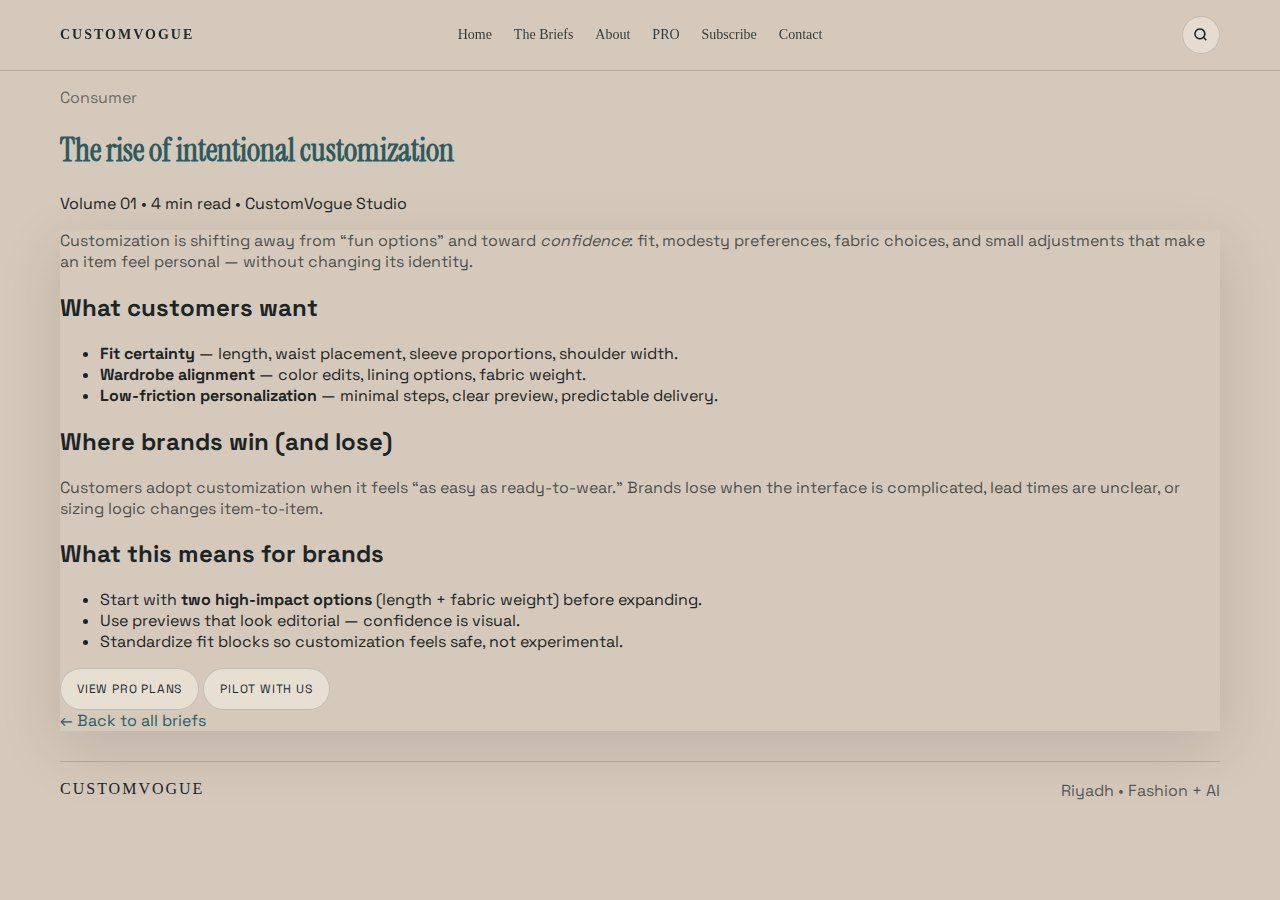
<file: CustomVogue-site/briefs/intentional-customization.html>
<!doctype html>
<html lang="en">
<head>
  <meta charset="utf-8" />
  <meta name="viewport" content="width=device-width,initial-scale=1" />
  <title>The rise of intentional customization — The Briefs</title>
  <meta name="description" content="Why customization is shifting from novelty to intention — and how brands can design for it." />
  <link rel="preconnect" href="https://fonts.googleapis.com">
<link rel="preconnect" href="https://fonts.gstatic.com" crossorigin>
<link href="https://fonts.googleapis.com/css2?family=Instrument+Serif:ital@0;1&family=Space+Grotesk:wght@400;500;600&display=swap" rel="stylesheet">
  <link rel="stylesheet" href="../styles.css" />
</head>

<body>
  <header class="topbar">
    <div class="wrap topbar__inner">
      <a class="mark" href="../index.html">CUSTOMVOGUE</a>

      <nav class="nav" aria-label="Primary">
        <a href="../index.html">Home</a>
        <a href="../briefs.html" aria-current="page">The Briefs</a>
        <a href="../about.html">About</a>
        <a href="../pro.html">PRO</a>
        <a href="../index.html#subscribe">Subscribe</a>
        <a href="../index.html#contact">Contact</a>
      </nav>

      <button class="icon-btn" aria-label="Search">
        <svg viewBox="0 0 24 24" aria-hidden="true">
          <path d="M10.5 3a7.5 7.5 0 1 0 4.66 13.38l3.23 3.23 1.41-1.41-3.23-3.23A7.47 7.47 0 0 0 10.5 3Zm0 2a5.5 5.5 0 1 1 0 11a5.5 5.5 0 0 1 0-11Z"></path>
        </svg>
      </button>
    </div>
  </header>

  <main>
    <section class="brief-article">
      <div class="wrap brief-article__head">
        <p class="brief-article__tag">Consumer</p>
        <h1 class="brief-article__title">The rise of intentional customization</h1>
        <div class="brief-article__meta">
          <span>Volume 01</span>
          <span>•</span>
          <span>4 min read</span>
          <span>•</span>
          <span>CustomVogue Studio</span>
        </div>
      </div>

      <div class="wrap brief-article__body">
        <p>
          Customization is shifting away from “fun options” and toward <em>confidence</em>: fit, modesty preferences,
          fabric choices, and small adjustments that make an item feel personal — without changing its identity.
        </p>

        <h2>What customers want</h2>
        <ul>
          <li><strong>Fit certainty</strong> — length, waist placement, sleeve proportions, shoulder width.</li>
          <li><strong>Wardrobe alignment</strong> — color edits, lining options, fabric weight.</li>
          <li><strong>Low-friction personalization</strong> — minimal steps, clear preview, predictable delivery.</li>
        </ul>

        <h2>Where brands win (and lose)</h2>
        <p>
          Customers adopt customization when it feels “as easy as ready-to-wear.” Brands lose when the interface is
          complicated, lead times are unclear, or sizing logic changes item-to-item.
        </p>

        <div class="brief-article__callout">
          <h2>What this means for brands</h2>
          <ul>
            <li>Start with <strong>two high-impact options</strong> (length + fabric weight) before expanding.</li>
            <li>Use previews that look editorial — confidence is visual.</li>
            <li>Standardize fit blocks so customization feels safe, not experimental.</li>
          </ul>

          <div class="brief-article__cta">
            <a class="pro-btn" href="../pro.html#pricing">View PRO plans</a>
            <a class="pro-btn pro-btn--ghost" href="../index.html#contact">Pilot with us</a>
          </div>
        </div>

        <a class="brief-article__back" href="../briefs.html">← Back to all briefs</a>
      </div>
    </section>

    <footer class="footer">
      <div class="wrap footer__inner">
        <p class="footer__mark">CUSTOMVOGUE</p>
        <p class="footer__muted">Riyadh • Fashion + AI</p>
      </div>
    </footer>
  </main>

  <script src="../app.js"></script>
</body>
</html>
</file>
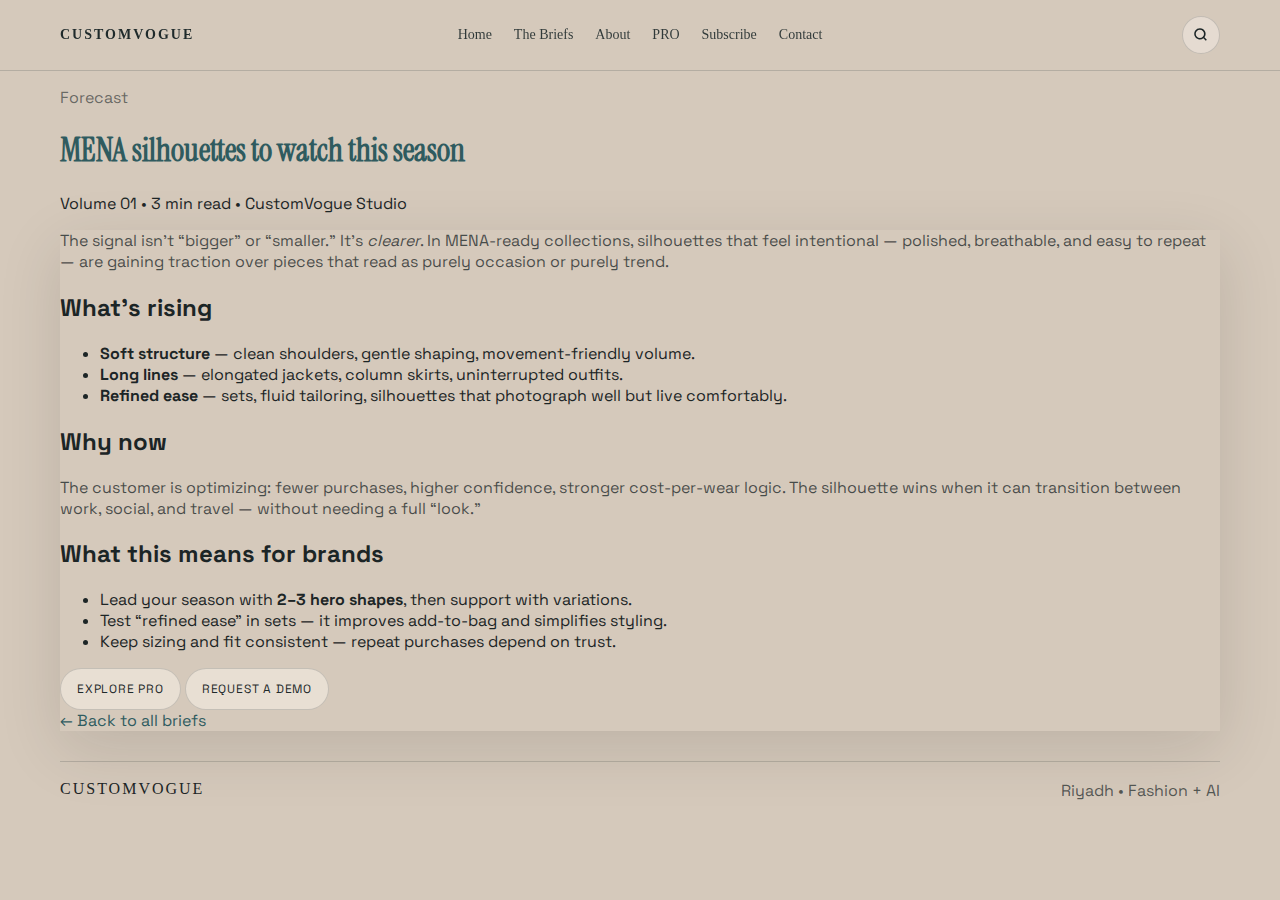
<file: CustomVogue-site/briefs/mena-silhouettes.html>
<!doctype html>
<html lang="en">
<head>
  <meta charset="utf-8" />
  <meta name="viewport" content="width=device-width,initial-scale=1" />
  <title>MENA silhouettes to watch this season — The Briefs</title>
  <meta name="description" content="A calm forecast note on silhouettes gaining traction across MENA collections." />
  <link rel="preconnect" href="https://fonts.googleapis.com">
<link rel="preconnect" href="https://fonts.gstatic.com" crossorigin>
<link href="https://fonts.googleapis.com/css2?family=Instrument+Serif:ital@0;1&family=Space+Grotesk:wght@400;500;600&display=swap" rel="stylesheet">
  <link rel="stylesheet" href="../styles.css" />
</head>

<body>
  <header class="topbar">
    <div class="wrap topbar__inner">
      <a class="mark" href="../index.html">CUSTOMVOGUE</a>

      <nav class="nav" aria-label="Primary">
        <a href="../index.html">Home</a>
        <a href="../briefs.html" aria-current="page">The Briefs</a>
        <a href="../about.html">About</a>
        <a href="../pro.html">PRO</a>
        <a href="../index.html#subscribe">Subscribe</a>
        <a href="../index.html#contact">Contact</a>
      </nav>

      <button class="icon-btn" aria-label="Search">
        <svg viewBox="0 0 24 24" aria-hidden="true">
          <path d="M10.5 3a7.5 7.5 0 1 0 4.66 13.38l3.23 3.23 1.41-1.41-3.23-3.23A7.47 7.47 0 0 0 10.5 3Zm0 2a5.5 5.5 0 1 1 0 11a5.5 5.5 0 0 1 0-11Z"></path>
        </svg>
      </button>
    </div>
  </header>

  <main>
    <section class="brief-article">
      <div class="wrap brief-article__head">
        <p class="brief-article__tag">Forecast</p>
        <h1 class="brief-article__title">MENA silhouettes to watch this season</h1>
        <div class="brief-article__meta">
          <span>Volume 01</span>
          <span>•</span>
          <span>3 min read</span>
          <span>•</span>
          <span>CustomVogue Studio</span>
        </div>
      </div>

      <div class="wrap brief-article__body">
        <p>
          The signal isn’t “bigger” or “smaller.” It’s <em>clearer</em>. In MENA-ready collections, silhouettes that feel
          intentional — polished, breathable, and easy to repeat — are gaining traction over pieces that read as purely
          occasion or purely trend.
        </p>

        <h2>What’s rising</h2>
        <ul>
          <li><strong>Soft structure</strong> — clean shoulders, gentle shaping, movement-friendly volume.</li>
          <li><strong>Long lines</strong> — elongated jackets, column skirts, uninterrupted outfits.</li>
          <li><strong>Refined ease</strong> — sets, fluid tailoring, silhouettes that photograph well but live comfortably.</li>
        </ul>

        <h2>Why now</h2>
        <p>
          The customer is optimizing: fewer purchases, higher confidence, stronger cost-per-wear logic. The silhouette
          wins when it can transition between work, social, and travel — without needing a full “look.”
        </p>

        <div class="brief-article__callout">
          <h2>What this means for brands</h2>
          <ul>
            <li>Lead your season with <strong>2–3 hero shapes</strong>, then support with variations.</li>
            <li>Test “refined ease” in sets — it improves add-to-bag and simplifies styling.</li>
            <li>Keep sizing and fit consistent — repeat purchases depend on trust.</li>
          </ul>

          <div class="brief-article__cta">
            <a class="pro-btn" href="../pro.html">Explore PRO</a>
            <a class="pro-btn pro-btn--ghost" href="../index.html#contact">Request a demo</a>
          </div>
        </div>

        <a class="brief-article__back" href="../briefs.html">← Back to all briefs</a>
      </div>
    </section>

    <footer class="footer">
      <div class="wrap footer__inner">
        <p class="footer__mark">CUSTOMVOGUE</p>
        <p class="footer__muted">Riyadh • Fashion + AI</p>
      </div>
    </footer>
  </main>

  <script src="../app.js"></script>
</body>
</html>
</file>
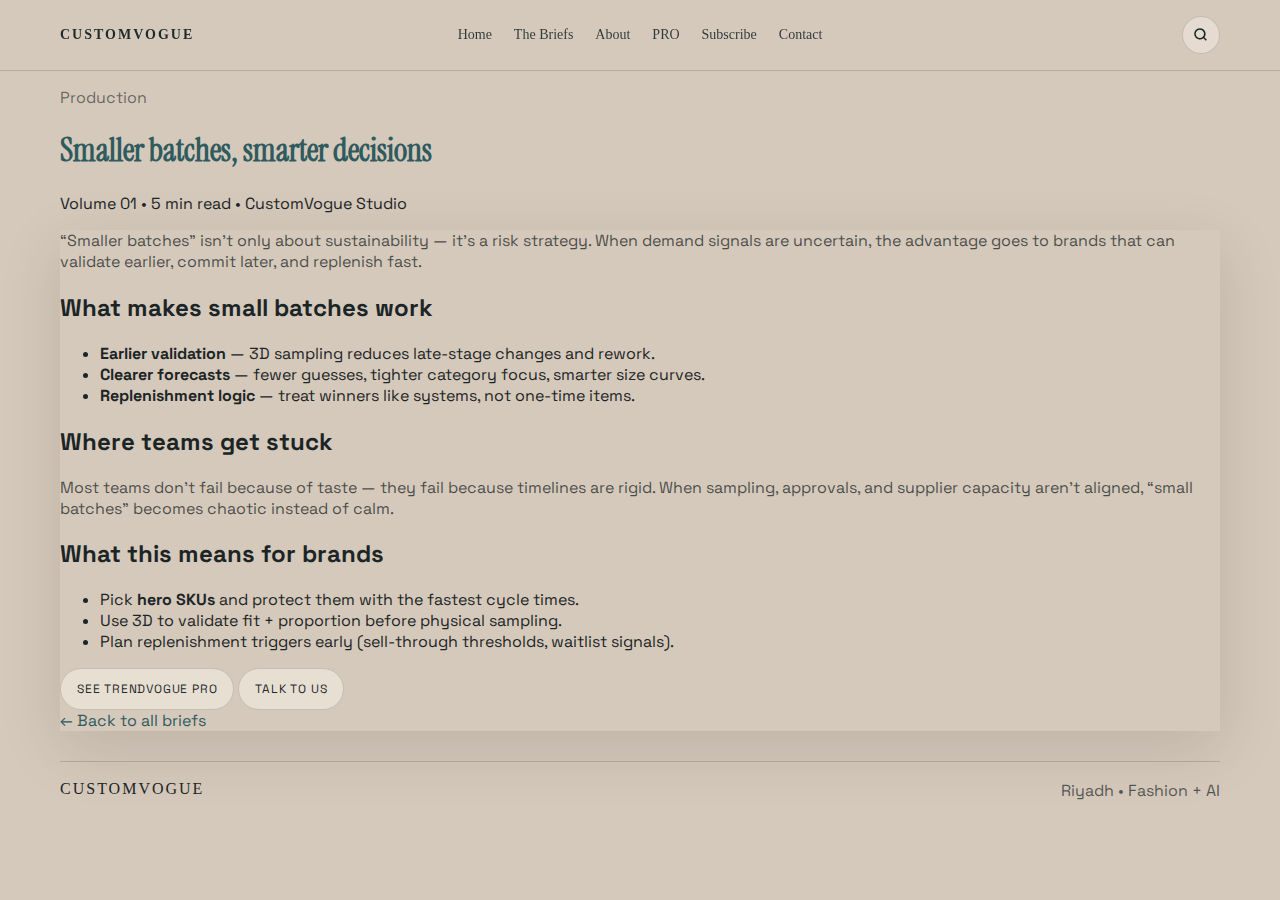
<file: CustomVogue-site/briefs/smaller-batches.html>
<!doctype html>
<html lang="en">
<head>
  <meta charset="utf-8" />
  <meta name="viewport" content="width=device-width,initial-scale=1" />
  <title>Smaller batches, smarter decisions — The Briefs</title>
  <meta name="description" content="How 3D validation and clearer forecasting reduce waste and returns." />
  <link rel="preconnect" href="https://fonts.googleapis.com">
<link rel="preconnect" href="https://fonts.gstatic.com" crossorigin>
<link href="https://fonts.googleapis.com/css2?family=Instrument+Serif:ital@0;1&family=Space+Grotesk:wght@400;500;600&display=swap" rel="stylesheet">
  <link rel="stylesheet" href="../styles.css" />
</head>

<body>
  <header class="topbar">
    <div class="wrap topbar__inner">
      <a class="mark" href="../index.html">CUSTOMVOGUE</a>

      <nav class="nav" aria-label="Primary">
        <a href="../index.html">Home</a>
        <a href="../briefs.html" aria-current="page">The Briefs</a>
        <a href="../about.html">About</a>
        <a href="../pro.html">PRO</a>
        <a href="../index.html#subscribe">Subscribe</a>
        <a href="../index.html#contact">Contact</a>
      </nav>

      <button class="icon-btn" aria-label="Search">
        <svg viewBox="0 0 24 24" aria-hidden="true">
          <path d="M10.5 3a7.5 7.5 0 1 0 4.66 13.38l3.23 3.23 1.41-1.41-3.23-3.23A7.47 7.47 0 0 0 10.5 3Zm0 2a5.5 5.5 0 1 1 0 11a5.5 5.5 0 0 1 0-11Z"></path>
        </svg>
      </button>
    </div>
  </header>

  <main>
    <section class="brief-article">
      <div class="wrap brief-article__head">
        <p class="brief-article__tag">Production</p>
        <h1 class="brief-article__title">Smaller batches, smarter decisions</h1>
        <div class="brief-article__meta">
          <span>Volume 01</span>
          <span>•</span>
          <span>5 min read</span>
          <span>•</span>
          <span>CustomVogue Studio</span>
        </div>
      </div>

      <div class="wrap brief-article__body">
        <p>
          “Smaller batches” isn’t only about sustainability — it’s a risk strategy. When demand signals are uncertain,
          the advantage goes to brands that can validate earlier, commit later, and replenish fast.
        </p>

        <h2>What makes small batches work</h2>
        <ul>
          <li><strong>Earlier validation</strong> — 3D sampling reduces late-stage changes and rework.</li>
          <li><strong>Clearer forecasts</strong> — fewer guesses, tighter category focus, smarter size curves.</li>
          <li><strong>Replenishment logic</strong> — treat winners like systems, not one-time items.</li>
        </ul>

        <h2>Where teams get stuck</h2>
        <p>
          Most teams don’t fail because of taste — they fail because timelines are rigid. When sampling, approvals, and
          supplier capacity aren’t aligned, “small batches” becomes chaotic instead of calm.
        </p>

        <div class="brief-article__callout">
          <h2>What this means for brands</h2>
          <ul>
            <li>Pick <strong>hero SKUs</strong> and protect them with the fastest cycle times.</li>
            <li>Use 3D to validate fit + proportion before physical sampling.</li>
            <li>Plan replenishment triggers early (sell-through thresholds, waitlist signals).</li>
          </ul>

          <div class="brief-article__cta">
            <a class="pro-btn" href="../pro.html">See TrendVogue PRO</a>
            <a class="pro-btn pro-btn--ghost" href="../index.html#contact">Talk to us</a>
          </div>
        </div>

        <a class="brief-article__back" href="../briefs.html">← Back to all briefs</a>
      </div>
    </section>

    <footer class="footer">
      <div class="wrap footer__inner">
        <p class="footer__mark">CUSTOMVOGUE</p>
        <p class="footer__muted">Riyadh • Fashion + AI</p>
      </div>
    </footer>
  </main>

  <script src="../app.js"></script>
</body>
</html>
</file>
<file: styles.css>
:root{
  /* Palette pulled from your covers (sand + greige + deep teal) */
  --steel-teal:#2F5B5F;         /* deep teal */
  --cookies-cream:#F7F1E8;      /* warm off-white */
  --editorial-copper:#B96E4C;   /* muted warm accent */

  --bg:#E8DDCF;                 /* sandy background */
  --hero-bg:#D7C9BC;            /* warm greige */

  --text:#1F2A2B;               /* ink (kept for compatibility) */
  --muted:rgba(31,42,43,.72);
  --line:rgba(31,42,43,.14);

  --radius:18px;

  /* Premium motion tokens */
  --ease-out: cubic-bezier(.22,1,.36,1);
  --ease-in-out: cubic-bezier(.4,0,.2,1);
  --motion-fast: 220ms;
  --motion-medium: 420ms;
  --motion-slow: 680ms;

  /* ✅ NEW: unified surface tokens (this fixes the “messy” look) */
  --surface: rgba(247,241,232,.55);
  --surface-2: rgba(247,241,232,.72);
  --surface-3: rgba(247,241,232,.86);

  --ink: #1F2A2B;
  --ink-soft: rgba(31,42,43,.72);
  --ink-faint: rgba(31,42,43,.50);

  --shadow: 0 18px 60px rgba(20,20,20,.08);

  /* fonts you already added */
  --font-sans: "Space Grotesk", ui-sans-serif, system-ui, -apple-system, Segoe UI, Roboto, Arial;
  --font-serif: "Instrument Serif", ui-serif, Georgia, serif;
}

/* Base */
*{box-sizing:border-box}
html,body{margin:0;padding:0}
body{
  font-family:ui-sans-serif,system-ui,-apple-system,Segoe UI,Roboto,Arial;
  background:var(--bg);
  color:var(--text);
}

/* Layout */
.wrap{width:min(1160px,92vw);margin:0 auto}
a{text-decoration:none;color:inherit}

/* Topbar */
.topbar{
  position:sticky;top:0;z-index:40;
  backdrop-filter:blur(12px);
  background:rgba(63,95,99,.65);
  border-bottom:1px solid var(--line);
}
.topbar__inner{
  position: relative;
  display: flex;
  align-items: center;
  padding: 16px 0;
}
.mark{
  font-family:ui-serif,Palatino,Georgia,serif;
  letter-spacing:2px;
  font-weight:700;
  font-size:14px;
  margin-right: auto;
}
.nav{
  position: absolute;
  left: 50%;
  transform: translateX(-50%);
  display: flex;
  gap: 22px;
  align-items: center;
}
.icon-btn{
  margin-left: auto;
}

.nav a{
  position: relative;
  font-family:ui-serif,Palatino,Georgia,serif;
  font-size:14px;
  opacity:.9;
}
.nav a:hover{opacity:1}

/* =========================
   Nav underline (UPDATED: glide, not fade)
   ========================= */
.nav a::after{
  content:"";
  position:absolute;
  left:0;
  right:0;
  bottom:-6px;
  height:2px;
  background: currentColor;

  transform: scaleX(0);
  transform-origin: center;
  transition: transform var(--motion-medium) var(--ease-out);
}
.nav a:hover::after{
  transform: scaleX(1);
}

.icon-btn{
  width:38px;height:38px;
  border-radius:999px;
  border:1px solid var(--line);
  background:rgba(224,220,170,.08);
  display:grid;place-items:center;
  cursor:pointer;
  color:var(--text);
}
.icon-btn svg{width:18px;height:18px;fill:currentColor}

/* HERO */
.hero{
  position:relative;
  height:clamp(520px,78vh,780px);
  overflow:hidden;
  border-bottom:1px solid var(--line);
  background: var(--hero-bg);
}
.hero__media{
  position:absolute;
  inset:0;
  overflow:hidden;
}
.hero__video,
.hero__fallback{
  width:100%;
  height:100%;
  object-fit:cover;
  filter: contrast(1.03) brightness(.95) saturate(1.10);
  transform:scale(1.02);
}
.hero__fallback{display:none}

/* teal-tinted overlay */
.hero__overlay{
  position:absolute;inset:0;
  background:
    linear-gradient(180deg,
      rgba(87,128,136,.55),
      rgba(87,128,136,.18) 45%,
      rgba(63,95,99,.50)
    ),
    radial-gradient(900px 520px at 50% 35%,
      rgba(224,220,170,.14),
      transparent 60%
    ),
    radial-gradient(1000px 650px at 70% 20%,
      rgba(202,124,76,.12),
      transparent 60%
    );
  pointer-events:none;
  opacity:1;
}

/* Intro */
.intro{padding:44px 0; border-bottom:1px solid var(--line); background:rgba(224,220,170,.06)}
.intro__inner{max-width:980px}
.intro__kicker{margin:0 0 10px; color:var(--muted); letter-spacing:.6px}
.intro__title{
  margin:0;
  font-family:ui-serif,Palatino,Georgia,serif;
  font-weight:500;
  letter-spacing:.5px;
  font-size:clamp(22px,2.5vw,34px);
  line-height:1.25;
}
.intro__chips{display:flex; flex-wrap:wrap; gap:10px; margin-top:18px}
.chip{
  border:1px solid var(--line);
  background:rgba(224,220,170,.08);
  padding:10px 12px;
  border-radius:999px;
  font-size:12px;
  letter-spacing:.6px;
  text-transform:uppercase;
}

/* The Latest header */
/* The Latest */
.latest{
  background: rgba(247,241,232,.45);
  border-bottom:1px solid var(--line);
}
.latest__inner{
  display:flex;
  justify-content:space-between;
  align-items:flex-end;
  padding:26px 0;
  gap:14px;
}
.latest__title{
  margin:0;
  font-family:var(--font-serif);
  font-weight:500;
  letter-spacing:.6px;
  font-size:34px;
  color:var(--steel-teal);
}
.latest__cta{
  font-family:var(--font-serif);
  letter-spacing:.6px;
  color:var(--steel-teal);
  border-bottom:1px solid rgba(47,91,95,.28);
  padding-bottom:2px;
  opacity:.95;
  transition: border-color var(--motion-medium) var(--ease-out), opacity var(--motion-fast) var(--ease-out);
}
.latest__cta:hover{
  opacity:1;
  border-bottom-color: rgba(47,91,95,.55);
}

/* TikTok-style grid */
.latest__grid{
  display:grid;
  grid-template-columns: repeat(3, minmax(0, 1fr));
  gap:16px;
  padding: 0 0 26px;
}

.latest-card{
  display:flex;
  flex-direction:column;
  border-radius:var(--radius);
  border:1px solid var(--line);
  background: var(--surface-2);
  box-shadow: var(--shadow);
  overflow:hidden;

  transition:
    transform var(--motion-medium) var(--ease-out),
    background var(--motion-medium) var(--ease-out),
    border-color var(--motion-medium) var(--ease-out);
}

.latest-card:hover{
  transform: translateY(-2px);
  background: var(--surface-3);
  border-color: rgba(31,42,43,.22);
}

/* image */
.latest-card .latest-thumb{
  aspect-ratio: 4 / 5;     /* tall editorial */
  background: rgba(0,0,0,.06);
  overflow:hidden;
}
.latest-card .latest-thumb img{
  width:100%;
  height:100%;
  object-fit:cover;
  display:block;
  transform: scale(1.02);

  transition: transform var(--motion-slow) var(--ease-out);
}
.latest-card:hover .latest-thumb img{
  transform: scale(1.06);
}

/* text under image */
.latest-card .latest-content{
  padding:14px 14px 16px;
  display:flex;
  flex-direction:column;
  gap:8px;
  min-width:0;
}

.latest-card .latest-tag{
  font-size:11px;
  letter-spacing:1.1px;
  text-transform:uppercase;
  color: var(--ink-faint);
}

.latest-card .latest-headline{
  font-family: var(--font-serif);
  letter-spacing: .4px;
  color: var(--steel-teal);
  line-height: 1.25;

  /* ✅ Standard property (future-facing) */
  line-clamp: 2;

  /* ✅ Required fallbacks for current browsers */
  display: -webkit-box;
  -webkit-box-orient: vertical;
  -webkit-line-clamp: 2;

  overflow: hidden;
}

.latest-card .latest-meta{
  font-size:12px;
  letter-spacing:.6px;
  color: var(--ink-soft);
  text-transform:uppercase;
  margin-top:2px;
}

/* Responsive */
@media (max-width:920px){
  .latest__grid{ grid-template-columns: 1fr; }
  .latest-card .latest-thumb{ aspect-ratio: 16 / 9; } /* nicer on mobile */
}

/* Featured Briefs + Editorial should feel like ONE continuous system */
.briefs{ padding:46px 0 18px; }
.briefs__head{
  display:flex;
  justify-content:space-between;
  align-items:flex-end;
  gap:14px;
  margin-bottom:16px;
}
.briefs__grid{
  display:grid;
  grid-template-columns:repeat(3,1fr);
  gap:16px;
  row-gap:26px; /* spacing polish kept */
}

.editorial{ padding:18px 0 56px; }
.grid{ display:grid; grid-template-columns:repeat(3,1fr); gap:16px; }

/* Unified card feel */
.brief,
.card{
  border:1px solid rgba(224,220,170,.14);
  background:rgba(224,220,170,.10);
  border-radius:var(--radius);
  padding:26px;
  min-height:210px;
  display:flex;
  flex-direction:column;

  transition:
    transform var(--motion-medium) var(--ease-out),
    background var(--motion-medium) var(--ease-out),
    border-color var(--motion-medium) var(--ease-out);
}
.brief:hover,
.card:hover{
  transform: translateY(-2px); /* calmer */
  background: rgba(224,220,170,.13);
  border-color: rgba(224,220,170,.22);
}

.brief__tag,
.eyebrow{
  margin:0 0 14px;
  font-size:11px;
  letter-spacing:1.1px;
  text-transform:uppercase;
  color:rgba(224,220,170,.78);
  opacity:1;
}
.brief__title,
.card h3{
  margin:0 0 12px;
  font-family:ui-serif,Palatino,Georgia,serif;
  font-weight:500;
  letter-spacing:.5px;
  font-size:20px;
}
.brief__copy,
.copy{
  margin:0;
  color:rgba(224,220,170,.80);
  line-height:1.8;
  opacity:1;
}

/* Card links (kept pretty + premium timing) */
.card .text-link,
.brief .text-link{
  margin-top: 12px;
  display: inline-flex;
  align-items: center;
  gap: 6px;

  font-family: ui-serif, Palatino, Georgia, serif;
  font-size: 14px;
  letter-spacing: .4px;

  color: rgba(224,220,170,.92);
  text-decoration: none;

  border-bottom: 1px solid rgba(224,220,170,.28);
  padding-bottom: 3px;

  transition:
    gap var(--motion-medium) var(--ease-out),
    border-color var(--motion-medium) var(--ease-out),
    opacity var(--motion-medium) var(--ease-out);
}
.card .text-link::after,
.brief .text-link::after{
  content: "→";
  font-size: 14px;
  opacity: .7;
  transform: translateY(1px);
}
.card .text-link:hover,
.brief .text-link:hover{
  gap: 10px;
  border-color: rgba(224,220,170,.6);
  opacity: 1;
}

/* Subscribe */
.subscribe{
  border-top:1px solid var(--line);
  border-bottom:1px solid var(--line);
  padding:40px 0;
}
.subscribe__inner{
  display:flex;
  justify-content:space-between;
  gap:20px;
  align-items:center;
}
.subscribe__title{
  margin:0;
  font-family:ui-serif,Palatino,Georgia,serif;
  font-weight:500;
  letter-spacing:.7px;
  font-size:30px;
}
.subscribe__copy{margin:10px 0 0; color:rgba(224,220,170,.78); line-height:1.7}
.subscribe__form{display:flex;gap:10px; min-width:min(420px,92vw)}
.subscribe__form input{
  flex:1;
  padding:12px 14px;
  border-radius:999px;
  border:1px solid var(--line);
  background:rgba(63,95,99,.35);
  color:var(--text);
  outline:none;
}
.subscribe__form button{
  padding:12px 16px;
  border-radius:999px;
  border:1px solid var(--line);
  background:transparent;
  color:var(--text);
  cursor:pointer;
}

/* Contact */
.contact{padding:44px 0}
.contact__inner{
  display:grid;
  grid-template-columns:1fr 1fr;
  gap:16px;
  align-items:start;
}
.contact__small{margin-top:12px; color:rgba(224,220,170,.75); font-size:13px}
.contact__form{display:grid; gap:10px}
.contact__form input,
.contact__form textarea{
  padding:12px 14px;
  border-radius:14px;
  border:1px solid var(--line);
  background:rgba(63,95,99,.35);
  color:var(--text);
  outline:none;
}
.contact__form button{
  justify-self:start;
  padding:12px 16px;
  border-radius:999px;
  border:1px solid var(--line);
  background:transparent;
  color:var(--text);
  cursor:pointer;
}

/* Footer */
.footer{padding:30px 0}
.footer__inner{
  display:flex;
  justify-content:space-between;
  border-top:1px solid var(--line);
  padding-top:18px;
  gap:12px;
  flex-wrap:wrap;
}
.footer__mark{
  margin:0;
  font-family:ui-serif,Palatino,Georgia,serif;
  letter-spacing:2px;
  text-transform:uppercase;
}
.footer__muted{margin:0; color:rgba(224,220,170,.70)}

/* =========================
   PRO PAGE
   ========================= */
.pro-hero{
  padding: 58px 0 44px;
  border-bottom: 1px solid var(--line);
  background:
    radial-gradient(1100px 650px at 15% 20%, rgba(224,220,170,.10), transparent 60%),
    radial-gradient(900px 600px at 85% 30%, rgba(202,124,76,.10), transparent 55%),
    rgba(224,220,170,.04);
}
.pro-hero__inner{max-width:980px}
.pro-hero__title{
  margin: 10px 0 12px;
  font-family: ui-serif, Palatino, Georgia, serif;
  font-weight: 500;
  letter-spacing: .6px;
  font-size: clamp(28px, 3.2vw, 46px);
  line-height: 1.15;
}
.pro-hero__lead{
  margin: 0 0 18px;
  color: rgba(224,220,170,.82);
  line-height: 1.7;
  max-width: 70ch;
}
.pro-hero__actions{display:flex;gap:10px;flex-wrap:wrap;margin-top:8px}

.pro-btn{
  display:inline-flex;
  align-items:center;
  justify-content:center;
  padding: 12px 16px;
  border-radius: 999px;
  border: 1px solid var(--line);
  background: rgba(224,220,170,.10);
  color: var(--text);
  letter-spacing: .8px;
  text-transform: uppercase;
  font-size: 12px;
  cursor: pointer;

  transition: background var(--motion-medium) var(--ease-out);
}
.pro-btn:hover{background: rgba(224,220,170,.14)}
.pro-btn--ghost{background: transparent}

.pro-badges{display:flex;flex-wrap:wrap;gap:10px;margin-top:18px}

.pro-section{padding:46px 0}
.pro-section--alt{
  border-top: 1px solid var(--line);
  border-bottom: 1px solid var(--line);
  background: rgba(224,220,170,.05);
}
.pro-section__head{margin-bottom:16px;max-width:820px}
.pro-h2{
  margin: 0 0 8px;
  font-family: ui-serif, Palatino, Georgia, serif;
  font-weight: 500;
  letter-spacing: .6px;
  font-size: 30px;
}
.pro-muted{margin:0;color: rgba(224,220,170,.78);line-height: 1.7}

.pro-grid{display:grid;grid-template-columns:repeat(3,1fr);gap:16px}
.feature{
  border: 1px solid rgba(224,220,170,.14);
  background: rgba(224,220,170,.10);
  border-radius: var(--radius);
  padding: 18px;

  transition:
    transform var(--motion-medium) var(--ease-out),
    background var(--motion-medium) var(--ease-out);
}
.feature:hover{transform: translateY(-2px);background: rgba(224,220,170,.14)}
.feature__tag{margin:0 0 10px;font-size:11px;letter-spacing:1.1px;text-transform:uppercase;color: rgba(224,220,170,.78)}
.feature__title{margin:0 0 10px;font-family: ui-serif, Palatino, Georgia, serif;font-weight:500;letter-spacing:.5px;font-size:20px}
.feature__copy{margin:0;color: rgba(224,220,170,.80);line-height:1.7}

.steps{list-style:none;padding:0;margin:0;display:grid;gap:12px;max-width:860px}
.step{
  display:grid;
  grid-template-columns:64px 1fr;
  gap:14px;
  align-items:start;
  border:1px solid rgba(224,220,170,.14);
  background:rgba(224,220,170,.08);
  border-radius:var(--radius);
  padding:16px 18px;
}
.step__num{margin:0;font-family:ui-serif,Palatino,Georgia,serif;letter-spacing:1.2px;opacity:.75}
.step__title{margin:0 0 6px;font-family:ui-serif,Palatino,Georgia,serif;font-weight:500;letter-spacing:.4px}
.step__copy{margin:0;color:rgba(224,220,170,.80);line-height:1.7}

.pricing{display:grid;grid-template-columns:repeat(3,1fr);gap:16px}
.price{
  border:1px solid rgba(224,220,170,.14);
  background:rgba(224,220,170,.10);
  border-radius:var(--radius);
  padding:18px;
}
.price--featured{
  outline:2px solid rgba(224,220,170,.24);
  box-shadow:0 16px 60px rgba(0,0,0,.20);
  background: rgba(224,220,170,.12);
}
.price__tag{margin:0 0 10px;font-size:11px;letter-spacing:1.1px;text-transform:uppercase;color: rgba(224,220,170,.78)}
.price__title{margin:0 0 8px;font-family:ui-serif,Palatino,Georgia,serif;font-weight:500;letter-spacing:.5px;font-size:22px}
.price__num{margin:8px 0 12px;font-size:30px;font-weight:700}
.price__num span{font-size:13px;font-weight:600;color:rgba(224,220,170,.78)}
.price__list{margin:0 0 14px;padding-left:18px;color:rgba(224,220,170,.80);line-height:1.8}
.pro-footnote{margin-top:18px;color:rgba(224,220,170,.70);font-size:13px}

/* =========================
   Page transitions (UPDATED premium)
   ========================= */
html{ scroll-behavior:smooth; }
body{ opacity:1; transition: opacity 360ms var(--ease-out); }
body.is-leaving{ opacity:0; }

/* =========================
   Optional premium scroll reveal (NEW)
   Use: add class="reveal" to sections/cards you want to animate.
   ========================= */
.reveal{
  opacity:0;
  transform: translateY(6px);
  transition:
    opacity var(--motion-slow) var(--ease-out),
    transform var(--motion-slow) var(--ease-out);
  will-change: opacity, transform;
}
.reveal.is-visible{
  opacity:1;
  transform: translateY(0);
}
@media (prefers-reduced-motion: reduce){
  .reveal{ opacity:1; transform:none; transition:none; }
}

/* Responsive */
@media (max-width:920px){
  .grid,.briefs__grid{grid-template-columns:1fr}
  .pro-grid,.pricing{grid-template-columns:1fr}
  .step{grid-template-columns:54px 1fr}
  .subscribe__inner{flex-direction:column; align-items:flex-start}
  .subscribe__form{min-width:100%}
}
@media (max-width:720px){
  .latest-item{ grid-template-columns:1fr; gap:8px; align-items:start; }
  .latest-meta{ justify-self:start; }
}
@media (max-width:680px){
  .nav{display:none}
  .hero__video{display:none}
  .hero__fallback{display:block}
  .contact__inner{grid-template-columns:1fr}
}

/* =========================
   THEME OVERRIDES (Sand / Greige / Deep Teal)
   Paste at the very bottom
   ========================= */

body{
  background: var(--bg);
  color: var(--text);
  font-family: var(--font-sans);
}

/* Topbar */
.topbar{
  background: rgba(232,221,207,.72);
  border-bottom: 1px solid var(--line);
}
.mark,
.nav a,
.icon-btn{
  color: var(--text);
}
.icon-btn{
  background: rgba(247,241,232,.55);
  border-color: var(--line);
}

/* Hero / overlay: warm + subtle */
.hero{ background: var(--hero-bg); }
.hero__video,
.hero__fallback{
  filter: contrast(1.02) brightness(.98) saturate(1.03);
}
.hero__overlay{
  background:
    linear-gradient(180deg,
      rgba(232,221,207,.62),
      rgba(232,221,207,.18) 45%,
      rgba(232,221,207,.72)
    ),
    radial-gradient(900px 520px at 50% 35%,
      rgba(47,91,95,.10),
      transparent 60%
    ),
    radial-gradient(1000px 650px at 70% 20%,
      rgba(185,110,76,.10),
      transparent 60%
    );
}

/* Section surfaces */
.intro{
  background: rgba(247,241,232,.55);
  border-bottom: 1px solid var(--line);
}
.latest{
  background: rgba(247,241,232,.45);
  border-bottom: 1px solid var(--line);
}

/* Type */
.intro__kicker,
.subscribe__copy,
.footer__muted,
.latest-meta,
.contact__small{
  color: var(--muted) !important;
}

/* Chips */
.chip{
  background: rgba(247,241,232,.55);
  border-color: var(--line);
  color: rgba(31,42,43,.80);
}

/* Cards (Featured + Editorial + Latest items) */
.brief,
.card,
.latest-item,
.feature,
.step,
.price,
.brief-article__body{
  background: var(--card);
  border-color: var(--line);
  box-shadow: var(--shadow);
}

.brief__tag,
.eyebrow,
.latest-tag,
.feature__tag,
.price__tag,
.brief-article__tag{
  color: rgba(31,42,43,.62) !important;
}

.brief__title,
.card h3,
.latest__title,
.latest-headline,
.pro-hero__title,
.pro-h2,
.briefs-page__title,
.brief-article__title{
  font-family: var(--font-serif);
  color: var(--steel-teal);
}

.brief__copy,
.copy,
.feature__copy,
.step__copy,
.pro-muted,
.briefs-page__lead,
.brief-article__body p{
  color: rgba(31,42,43,.78) !important;
}

/* Links: keep your premium motion, match palette */
.card .text-link,
.brief .text-link,
.latest__cta,
.brief-article__back{
  color: var(--steel-teal);
  border-bottom-color: rgba(47,91,95,.28);
}
.card .text-link:hover,
.brief .text-link:hover,
.latest__cta:hover,
.brief-article__back:hover{
  border-bottom-color: rgba(47,91,95,.55);
}

/* Forms */
.subscribe,
.contact{
  border-color: var(--line);
}
.subscribe__form input,
.contact__form input,
.contact__form textarea{
  background: rgba(247,241,232,.60);
  border-color: var(--line);
  color: var(--text);
}
.subscribe__form input::placeholder,
.contact__form input::placeholder,
.contact__form textarea::placeholder{
  color: rgba(31,42,43,.45);
}

.subscribe__form button,
.contact__form button,
.pro-btn{
  color: var(--text);
  border-color: var(--line);
  background: rgba(247,241,232,.55);
}
.subscribe__form button:hover,
.contact__form button:hover,
.pro-btn:hover{
  background: rgba(247,241,232,.75);
}

/* Footer line */
.footer__inner{ border-top-color: var(--line); }

/* =========================
   LOW BRIGHTNESS + ABOUT + BRIEFS FIX
   Paste at the VERY bottom of styles.css
   (Does NOT touch Latest layout)
   ========================= */

/* 1) Lower the site brightness (deeper sand + calmer surfaces) */
:root{
  /* slightly deeper background */
  --bg:#DED2C3;         /* was #E8DDCF */
  --hero-bg:#CDBFB2;    /* was #D7C9BC */

  /* less “glare” on surfaces */
  --surface:   rgba(242,234,224,.56);
  --surface-2: rgba(242,234,224,.72);
  --surface-3: rgba(242,234,224,.84);

  /* a touch more definition */
  --line: rgba(31,42,43,.16);
  --shadow: 0 18px 60px rgba(20,20,20,.10);

  /* slightly calmer ink */
  --ink: #1C2526;
  --ink-soft: rgba(28,37,38,.72);
  --ink-faint: rgba(28,37,38,.52);
}

/* Make global bg + text use the “ink” values consistently */
body{
  background: var(--bg);
  color: var(--ink);
}

/* Topbar: match sand, reduce brightness */
.topbar{
  background: rgba(222,210,195,.78);
  border-bottom-color: var(--line);
}

/* Buttons/inputs: reduce brightness a bit */
.icon-btn,
.subscribe__form input,
.contact__form input,
.contact__form textarea{
  background: rgba(242,234,224,.70);
  border-color: var(--line);
  color: var(--ink);
}

/* Hero overlay: less washed out (optional but helps brightness) */
.hero__overlay{
  background:
    linear-gradient(180deg,
      rgba(222,210,195,.50),
      rgba(222,210,195,.16) 45%,
      rgba(222,210,195,.62)
    ),
    radial-gradient(900px 520px at 50% 35%,
      rgba(47,91,95,.10),
      transparent 60%
    ),
    radial-gradient(1000px 650px at 70% 20%,
      rgba(185,110,76,.08),
      transparent 60%
    );
}

/* 2) ABOUT page: calmer text color (targets your editorial cards) */
.editorial .eyebrow{
  color: var(--ink-faint) !important;
}
.editorial .card h3{
  color: var(--ink) !important;
}
.editorial .copy{
  color: var(--ink-soft) !important;
}
.editorial .text-link{
  color: var(--steel-teal);
  border-bottom-color: rgba(47,91,95,.28);
}

/* 3) BRIEFS page: fix the “one long line” + spacing
   (targets common “briefs page” elements; harmless on other pages) */
.briefs-page__title,
h1{
  color: var(--steel-teal);
}

.briefs-page__lead,
.briefs-page p{
  color: var(--ink-soft);
  line-height: 1.7;
  max-width: 72ch;
}

/* If your briefs list is currently rendering inline text links,
   force it to stack nicely */
.briefs-page__list a,
.briefs-list a{
  display: block;
  padding: 10px 0;
}

/* Add breathing room under the filters/chips on briefs page */
.briefs-page__filters,
.briefs-filters,
.briefs-page .intro__chips{
  margin: 14px 0 18px;
}

/* Optional: tighten the weird inline row if it’s inside a single container */
.briefs-page__row,
.briefs-row{
  display: grid;
  gap: 10px;
}

/* =========================
   10% DARKER (paste LAST)
   ========================= */

:root{
  /* ~10% darker background + hero */
  --bg: #D5C9BB;      /* was #DED2C3 */
  --hero-bg: #BFAFA3; /* was #CDBFB2 */

  /* slightly deeper surfaces */
  --surface:   rgba(235,226,217,.56); /* was rgba(242,234,224,.56) */
  --surface-2: rgba(235,226,217,.72); /* was rgba(242,234,224,.72) */
  --surface-3: rgba(235,226,217,.84); /* was rgba(242,234,224,.84) */

  /* slightly darker UI elements */
  --line: rgba(31,42,43,.18); /* was .16 */
  --shadow: 0 18px 60px rgba(20,20,20,.12); /* was .10 */
}

/* optional: make hero media a touch darker too */
.hero__video,
.hero__fallback{
  filter: contrast(1.02) brightness(.88) saturate(1.02);
}

/* topbar slightly deeper */
.topbar{
  background: rgba(213,201,187,.80);
}

/* controls slightly deeper */
.icon-btn,
.subscribe__form input,
.contact__form input,
.contact__form textarea{
  background: rgba(235,226,217,.72);
}
</file>
<file: CustomVogue-site/styles.css>
:root{
  /* Palette pulled from your covers (sand + greige + deep teal) */
  --steel-teal:#2F5B5F;         /* deep teal */
  --cookies-cream:#F7F1E8;      /* warm off-white */
  --editorial-copper:#B96E4C;   /* muted warm accent */

  --bg:#E8DDCF;                 /* sandy background */
  --hero-bg:#D7C9BC;            /* warm greige */

  --text:#1F2A2B;               /* ink (kept for compatibility) */
  --muted:rgba(31,42,43,.72);
  --line:rgba(31,42,43,.14);

  --radius:18px;

  /* Premium motion tokens */
  --ease-out: cubic-bezier(.22,1,.36,1);
  --ease-in-out: cubic-bezier(.4,0,.2,1);
  --motion-fast: 220ms;
  --motion-medium: 420ms;
  --motion-slow: 680ms;

  /* ✅ NEW: unified surface tokens (this fixes the “messy” look) */
  --surface: rgba(247,241,232,.55);
  --surface-2: rgba(247,241,232,.72);
  --surface-3: rgba(247,241,232,.86);

  --ink: #1F2A2B;
  --ink-soft: rgba(31,42,43,.72);
  --ink-faint: rgba(31,42,43,.50);

  --shadow: 0 18px 60px rgba(20,20,20,.08);

  /* fonts you already added */
  --font-sans: "Space Grotesk", ui-sans-serif, system-ui, -apple-system, Segoe UI, Roboto, Arial;
  --font-serif: "Instrument Serif", ui-serif, Georgia, serif;
}

/* Base */
*{box-sizing:border-box}
html,body{margin:0;padding:0}
body{
  font-family:ui-sans-serif,system-ui,-apple-system,Segoe UI,Roboto,Arial;
  background:var(--bg);
  color:var(--text);
}

/* Layout */
.wrap{width:min(1160px,92vw);margin:0 auto}
a{text-decoration:none;color:inherit}

/* Topbar */
.topbar{
  position:sticky;top:0;z-index:40;
  backdrop-filter:blur(12px);
  background:rgba(63,95,99,.65);
  border-bottom:1px solid var(--line);
}
.topbar__inner{
  position: relative;
  display: flex;
  align-items: center;
  padding: 16px 0;
}
.mark{
  font-family:ui-serif,Palatino,Georgia,serif;
  letter-spacing:2px;
  font-weight:700;
  font-size:14px;
  margin-right: auto;
}
.nav{
  position: absolute;
  left: 50%;
  transform: translateX(-50%);
  display: flex;
  gap: 22px;
  align-items: center;
}
.icon-btn{
  margin-left: auto;
}

.nav a{
  position: relative;
  font-family:ui-serif,Palatino,Georgia,serif;
  font-size:14px;
  opacity:.9;
}
.nav a:hover{opacity:1}

/* =========================
   Nav underline (UPDATED: glide, not fade)
   ========================= */
.nav a::after{
  content:"";
  position:absolute;
  left:0;
  right:0;
  bottom:-6px;
  height:2px;
  background: currentColor;

  transform: scaleX(0);
  transform-origin: center;
  transition: transform var(--motion-medium) var(--ease-out);
}
.nav a:hover::after{
  transform: scaleX(1);
}

.icon-btn{
  width:38px;height:38px;
  border-radius:999px;
  border:1px solid var(--line);
  background:rgba(224,220,170,.08);
  display:grid;place-items:center;
  cursor:pointer;
  color:var(--text);
}
.icon-btn svg{width:18px;height:18px;fill:currentColor}

/* HERO */
.hero{
  position:relative;
  height:clamp(520px,78vh,780px);
  overflow:hidden;
  border-bottom:1px solid var(--line);
  background: var(--hero-bg);
}
.hero__media{
  position:absolute;
  inset:0;
  overflow:hidden;
}
.hero__video,
.hero__fallback{
  width:100%;
  height:100%;
  object-fit:cover;
  filter: contrast(1.03) brightness(.95) saturate(1.10);
  transform:scale(1.02);
}
.hero__fallback{display:none}

/* teal-tinted overlay */
.hero__overlay{
  position:absolute;inset:0;
  background:
    linear-gradient(180deg,
      rgba(87,128,136,.55),
      rgba(87,128,136,.18) 45%,
      rgba(63,95,99,.50)
    ),
    radial-gradient(900px 520px at 50% 35%,
      rgba(224,220,170,.14),
      transparent 60%
    ),
    radial-gradient(1000px 650px at 70% 20%,
      rgba(202,124,76,.12),
      transparent 60%
    );
  pointer-events:none;
  opacity:1;
}

/* Intro */
.intro{padding:44px 0; border-bottom:1px solid var(--line); background:rgba(224,220,170,.06)}
.intro__inner{max-width:980px}
.intro__kicker{margin:0 0 10px; color:var(--muted); letter-spacing:.6px}
.intro__title{
  margin:0;
  font-family:ui-serif,Palatino,Georgia,serif;
  font-weight:500;
  letter-spacing:.5px;
  font-size:clamp(22px,2.5vw,34px);
  line-height:1.25;
}
.intro__chips{display:flex; flex-wrap:wrap; gap:10px; margin-top:18px}
.chip{
  border:1px solid var(--line);
  background:rgba(224,220,170,.08);
  padding:10px 12px;
  border-radius:999px;
  font-size:12px;
  letter-spacing:.6px;
  text-transform:uppercase;
}

/* The Latest header */
/* The Latest */
.latest{
  background: rgba(247,241,232,.45);
  border-bottom:1px solid var(--line);
}
.latest__inner{
  display:flex;
  justify-content:space-between;
  align-items:flex-end;
  padding:26px 0;
  gap:14px;
}
.latest__title{
  margin:0;
  font-family:var(--font-serif);
  font-weight:500;
  letter-spacing:.6px;
  font-size:34px;
  color:var(--steel-teal);
}
.latest__cta{
  font-family:var(--font-serif);
  letter-spacing:.6px;
  color:var(--steel-teal);
  border-bottom:1px solid rgba(47,91,95,.28);
  padding-bottom:2px;
  opacity:.95;
  transition: border-color var(--motion-medium) var(--ease-out), opacity var(--motion-fast) var(--ease-out);
}
.latest__cta:hover{
  opacity:1;
  border-bottom-color: rgba(47,91,95,.55);
}

/* TikTok-style grid */
.latest__grid{
  display:grid;
  grid-template-columns: repeat(3, minmax(0, 1fr));
  gap:16px;
  padding: 0 0 26px;
}

.latest-card{
  display:flex;
  flex-direction:column;
  border-radius:var(--radius);
  border:1px solid var(--line);
  background: var(--surface-2);
  box-shadow: var(--shadow);
  overflow:hidden;

  transition:
    transform var(--motion-medium) var(--ease-out),
    background var(--motion-medium) var(--ease-out),
    border-color var(--motion-medium) var(--ease-out);
}

.latest-card:hover{
  transform: translateY(-2px);
  background: var(--surface-3);
  border-color: rgba(31,42,43,.22);
}

/* image */
.latest-card .latest-thumb{
  aspect-ratio: 4 / 5;     /* tall editorial */
  background: rgba(0,0,0,.06);
  overflow:hidden;
}
.latest-card .latest-thumb img{
  width:100%;
  height:100%;
  object-fit:cover;
  display:block;
  transform: scale(1.02);

  transition: transform var(--motion-slow) var(--ease-out);
}
.latest-card:hover .latest-thumb img{
  transform: scale(1.06);
}

/* text under image */
.latest-card .latest-content{
  padding:14px 14px 16px;
  display:flex;
  flex-direction:column;
  gap:8px;
  min-width:0;
}

.latest-card .latest-tag{
  font-size:11px;
  letter-spacing:1.1px;
  text-transform:uppercase;
  color: var(--ink-faint);
}

.latest-card .latest-headline{
  font-family: var(--font-serif);
  letter-spacing: .4px;
  color: var(--steel-teal);
  line-height: 1.25;

  /* ✅ Standard property (future-facing) */
  line-clamp: 2;

  /* ✅ Required fallbacks for current browsers */
  display: -webkit-box;
  -webkit-box-orient: vertical;
  -webkit-line-clamp: 2;

  overflow: hidden;
}

.latest-card .latest-meta{
  font-size:12px;
  letter-spacing:.6px;
  color: var(--ink-soft);
  text-transform:uppercase;
  margin-top:2px;
}

/* Responsive */
@media (max-width:920px){
  .latest__grid{ grid-template-columns: 1fr; }
  .latest-card .latest-thumb{ aspect-ratio: 16 / 9; } /* nicer on mobile */
}

/* Featured Briefs + Editorial should feel like ONE continuous system */
.briefs{ padding:46px 0 18px; }
.briefs__head{
  display:flex;
  justify-content:space-between;
  align-items:flex-end;
  gap:14px;
  margin-bottom:16px;
}
.briefs__grid{
  display:grid;
  grid-template-columns:repeat(3,1fr);
  gap:16px;
  row-gap:26px; /* spacing polish kept */
}

.editorial{ padding:18px 0 56px; }
.grid{ display:grid; grid-template-columns:repeat(3,1fr); gap:16px; }

/* Unified card feel */
.brief,
.card{
  border:1px solid rgba(224,220,170,.14);
  background:rgba(224,220,170,.10);
  border-radius:var(--radius);
  padding:26px;
  min-height:210px;
  display:flex;
  flex-direction:column;

  transition:
    transform var(--motion-medium) var(--ease-out),
    background var(--motion-medium) var(--ease-out),
    border-color var(--motion-medium) var(--ease-out);
}
.brief:hover,
.card:hover{
  transform: translateY(-2px); /* calmer */
  background: rgba(224,220,170,.13);
  border-color: rgba(224,220,170,.22);
}

.brief__tag,
.eyebrow{
  margin:0 0 14px;
  font-size:11px;
  letter-spacing:1.1px;
  text-transform:uppercase;
  color:rgba(224,220,170,.78);
  opacity:1;
}
.brief__title,
.card h3{
  margin:0 0 12px;
  font-family:ui-serif,Palatino,Georgia,serif;
  font-weight:500;
  letter-spacing:.5px;
  font-size:20px;
}
.brief__copy,
.copy{
  margin:0;
  color:rgba(224,220,170,.80);
  line-height:1.8;
  opacity:1;
}

/* Card links (kept pretty + premium timing) */
.card .text-link,
.brief .text-link{
  margin-top: 12px;
  display: inline-flex;
  align-items: center;
  gap: 6px;

  font-family: ui-serif, Palatino, Georgia, serif;
  font-size: 14px;
  letter-spacing: .4px;

  color: rgba(224,220,170,.92);
  text-decoration: none;

  border-bottom: 1px solid rgba(224,220,170,.28);
  padding-bottom: 3px;

  transition:
    gap var(--motion-medium) var(--ease-out),
    border-color var(--motion-medium) var(--ease-out),
    opacity var(--motion-medium) var(--ease-out);
}
.card .text-link::after,
.brief .text-link::after{
  content: "→";
  font-size: 14px;
  opacity: .7;
  transform: translateY(1px);
}
.card .text-link:hover,
.brief .text-link:hover{
  gap: 10px;
  border-color: rgba(224,220,170,.6);
  opacity: 1;
}

/* Subscribe */
.subscribe{
  border-top:1px solid var(--line);
  border-bottom:1px solid var(--line);
  padding:40px 0;
}
.subscribe__inner{
  display:flex;
  justify-content:space-between;
  gap:20px;
  align-items:center;
}
.subscribe__title{
  margin:0;
  font-family:ui-serif,Palatino,Georgia,serif;
  font-weight:500;
  letter-spacing:.7px;
  font-size:30px;
}
.subscribe__copy{margin:10px 0 0; color:rgba(224,220,170,.78); line-height:1.7}
.subscribe__form{display:flex;gap:10px; min-width:min(420px,92vw)}
.subscribe__form input{
  flex:1;
  padding:12px 14px;
  border-radius:999px;
  border:1px solid var(--line);
  background:rgba(63,95,99,.35);
  color:var(--text);
  outline:none;
}
.subscribe__form button{
  padding:12px 16px;
  border-radius:999px;
  border:1px solid var(--line);
  background:transparent;
  color:var(--text);
  cursor:pointer;
}

/* Contact */
.contact{padding:44px 0}
.contact__inner{
  display:grid;
  grid-template-columns:1fr 1fr;
  gap:16px;
  align-items:start;
}
.contact__small{margin-top:12px; color:rgba(224,220,170,.75); font-size:13px}
.contact__form{display:grid; gap:10px}
.contact__form input,
.contact__form textarea{
  padding:12px 14px;
  border-radius:14px;
  border:1px solid var(--line);
  background:rgba(63,95,99,.35);
  color:var(--text);
  outline:none;
}
.contact__form button{
  justify-self:start;
  padding:12px 16px;
  border-radius:999px;
  border:1px solid var(--line);
  background:transparent;
  color:var(--text);
  cursor:pointer;
}

/* Footer */
.footer{padding:30px 0}
.footer__inner{
  display:flex;
  justify-content:space-between;
  border-top:1px solid var(--line);
  padding-top:18px;
  gap:12px;
  flex-wrap:wrap;
}
.footer__mark{
  margin:0;
  font-family:ui-serif,Palatino,Georgia,serif;
  letter-spacing:2px;
  text-transform:uppercase;
}
.footer__muted{margin:0; color:rgba(224,220,170,.70)}

/* =========================
   PRO PAGE
   ========================= */
.pro-hero{
  padding: 58px 0 44px;
  border-bottom: 1px solid var(--line);
  background:
    radial-gradient(1100px 650px at 15% 20%, rgba(224,220,170,.10), transparent 60%),
    radial-gradient(900px 600px at 85% 30%, rgba(202,124,76,.10), transparent 55%),
    rgba(224,220,170,.04);
}
.pro-hero__inner{max-width:980px}
.pro-hero__title{
  margin: 10px 0 12px;
  font-family: ui-serif, Palatino, Georgia, serif;
  font-weight: 500;
  letter-spacing: .6px;
  font-size: clamp(28px, 3.2vw, 46px);
  line-height: 1.15;
}
.pro-hero__lead{
  margin: 0 0 18px;
  color: rgba(224,220,170,.82);
  line-height: 1.7;
  max-width: 70ch;
}
.pro-hero__actions{display:flex;gap:10px;flex-wrap:wrap;margin-top:8px}

.pro-btn{
  display:inline-flex;
  align-items:center;
  justify-content:center;
  padding: 12px 16px;
  border-radius: 999px;
  border: 1px solid var(--line);
  background: rgba(224,220,170,.10);
  color: var(--text);
  letter-spacing: .8px;
  text-transform: uppercase;
  font-size: 12px;
  cursor: pointer;

  transition: background var(--motion-medium) var(--ease-out);
}
.pro-btn:hover{background: rgba(224,220,170,.14)}
.pro-btn--ghost{background: transparent}

.pro-badges{display:flex;flex-wrap:wrap;gap:10px;margin-top:18px}

.pro-section{padding:46px 0}
.pro-section--alt{
  border-top: 1px solid var(--line);
  border-bottom: 1px solid var(--line);
  background: rgba(224,220,170,.05);
}
.pro-section__head{margin-bottom:16px;max-width:820px}
.pro-h2{
  margin: 0 0 8px;
  font-family: ui-serif, Palatino, Georgia, serif;
  font-weight: 500;
  letter-spacing: .6px;
  font-size: 30px;
}
.pro-muted{margin:0;color: rgba(224,220,170,.78);line-height: 1.7}

.pro-grid{display:grid;grid-template-columns:repeat(3,1fr);gap:16px}
.feature{
  border: 1px solid rgba(224,220,170,.14);
  background: rgba(224,220,170,.10);
  border-radius: var(--radius);
  padding: 18px;

  transition:
    transform var(--motion-medium) var(--ease-out),
    background var(--motion-medium) var(--ease-out);
}
.feature:hover{transform: translateY(-2px);background: rgba(224,220,170,.14)}
.feature__tag{margin:0 0 10px;font-size:11px;letter-spacing:1.1px;text-transform:uppercase;color: rgba(224,220,170,.78)}
.feature__title{margin:0 0 10px;font-family: ui-serif, Palatino, Georgia, serif;font-weight:500;letter-spacing:.5px;font-size:20px}
.feature__copy{margin:0;color: rgba(224,220,170,.80);line-height:1.7}

.steps{list-style:none;padding:0;margin:0;display:grid;gap:12px;max-width:860px}
.step{
  display:grid;
  grid-template-columns:64px 1fr;
  gap:14px;
  align-items:start;
  border:1px solid rgba(224,220,170,.14);
  background:rgba(224,220,170,.08);
  border-radius:var(--radius);
  padding:16px 18px;
}
.step__num{margin:0;font-family:ui-serif,Palatino,Georgia,serif;letter-spacing:1.2px;opacity:.75}
.step__title{margin:0 0 6px;font-family:ui-serif,Palatino,Georgia,serif;font-weight:500;letter-spacing:.4px}
.step__copy{margin:0;color:rgba(224,220,170,.80);line-height:1.7}

.pricing{display:grid;grid-template-columns:repeat(3,1fr);gap:16px}
.price{
  border:1px solid rgba(224,220,170,.14);
  background:rgba(224,220,170,.10);
  border-radius:var(--radius);
  padding:18px;
}
.price--featured{
  outline:2px solid rgba(224,220,170,.24);
  box-shadow:0 16px 60px rgba(0,0,0,.20);
  background: rgba(224,220,170,.12);
}
.price__tag{margin:0 0 10px;font-size:11px;letter-spacing:1.1px;text-transform:uppercase;color: rgba(224,220,170,.78)}
.price__title{margin:0 0 8px;font-family:ui-serif,Palatino,Georgia,serif;font-weight:500;letter-spacing:.5px;font-size:22px}
.price__num{margin:8px 0 12px;font-size:30px;font-weight:700}
.price__num span{font-size:13px;font-weight:600;color:rgba(224,220,170,.78)}
.price__list{margin:0 0 14px;padding-left:18px;color:rgba(224,220,170,.80);line-height:1.8}
.pro-footnote{margin-top:18px;color:rgba(224,220,170,.70);font-size:13px}

/* =========================
   Page transitions (UPDATED premium)
   ========================= */
html{ scroll-behavior:smooth; }
body{ opacity:1; transition: opacity 360ms var(--ease-out); }
body.is-leaving{ opacity:0; }

/* =========================
   Optional premium scroll reveal (NEW)
   Use: add class="reveal" to sections/cards you want to animate.
   ========================= */
.reveal{
  opacity:0;
  transform: translateY(6px);
  transition:
    opacity var(--motion-slow) var(--ease-out),
    transform var(--motion-slow) var(--ease-out);
  will-change: opacity, transform;
}
.reveal.is-visible{
  opacity:1;
  transform: translateY(0);
}
@media (prefers-reduced-motion: reduce){
  .reveal{ opacity:1; transform:none; transition:none; }
}

/* Responsive */
@media (max-width:920px){
  .grid,.briefs__grid{grid-template-columns:1fr}
  .pro-grid,.pricing{grid-template-columns:1fr}
  .step{grid-template-columns:54px 1fr}
  .subscribe__inner{flex-direction:column; align-items:flex-start}
  .subscribe__form{min-width:100%}
}
@media (max-width:720px){
  .latest-item{ grid-template-columns:1fr; gap:8px; align-items:start; }
  .latest-meta{ justify-self:start; }
}
@media (max-width:680px){
  .nav{display:none}
  .hero__video{display:none}
  .hero__fallback{display:block}
  .contact__inner{grid-template-columns:1fr}
}

/* =========================
   THEME OVERRIDES (Sand / Greige / Deep Teal)
   Paste at the very bottom
   ========================= */

body{
  background: var(--bg);
  color: var(--text);
  font-family: var(--font-sans);
}

/* Topbar */
.topbar{
  background: rgba(232,221,207,.72);
  border-bottom: 1px solid var(--line);
}
.mark,
.nav a,
.icon-btn{
  color: var(--text);
}
.icon-btn{
  background: rgba(247,241,232,.55);
  border-color: var(--line);
}

/* Hero / overlay: warm + subtle */
.hero{ background: var(--hero-bg); }
.hero__video,
.hero__fallback{
  filter: contrast(1.02) brightness(.98) saturate(1.03);
}
.hero__overlay{
  background:
    linear-gradient(180deg,
      rgba(232,221,207,.62),
      rgba(232,221,207,.18) 45%,
      rgba(232,221,207,.72)
    ),
    radial-gradient(900px 520px at 50% 35%,
      rgba(47,91,95,.10),
      transparent 60%
    ),
    radial-gradient(1000px 650px at 70% 20%,
      rgba(185,110,76,.10),
      transparent 60%
    );
}

/* Section surfaces */
.intro{
  background: rgba(247,241,232,.55);
  border-bottom: 1px solid var(--line);
}
.latest{
  background: rgba(247,241,232,.45);
  border-bottom: 1px solid var(--line);
}

/* Type */
.intro__kicker,
.subscribe__copy,
.footer__muted,
.latest-meta,
.contact__small{
  color: var(--muted) !important;
}

/* Chips */
.chip{
  background: rgba(247,241,232,.55);
  border-color: var(--line);
  color: rgba(31,42,43,.80);
}

/* Cards (Featured + Editorial + Latest items) */
.brief,
.card,
.latest-item,
.feature,
.step,
.price,
.brief-article__body{
  background: var(--card);
  border-color: var(--line);
  box-shadow: var(--shadow);
}

.brief__tag,
.eyebrow,
.latest-tag,
.feature__tag,
.price__tag,
.brief-article__tag{
  color: rgba(31,42,43,.62) !important;
}

.brief__title,
.card h3,
.latest__title,
.latest-headline,
.pro-hero__title,
.pro-h2,
.briefs-page__title,
.brief-article__title{
  font-family: var(--font-serif);
  color: var(--steel-teal);
}

.brief__copy,
.copy,
.feature__copy,
.step__copy,
.pro-muted,
.briefs-page__lead,
.brief-article__body p{
  color: rgba(31,42,43,.78) !important;
}

/* Links: keep your premium motion, match palette */
.card .text-link,
.brief .text-link,
.latest__cta,
.brief-article__back{
  color: var(--steel-teal);
  border-bottom-color: rgba(47,91,95,.28);
}
.card .text-link:hover,
.brief .text-link:hover,
.latest__cta:hover,
.brief-article__back:hover{
  border-bottom-color: rgba(47,91,95,.55);
}

/* Forms */
.subscribe,
.contact{
  border-color: var(--line);
}
.subscribe__form input,
.contact__form input,
.contact__form textarea{
  background: rgba(247,241,232,.60);
  border-color: var(--line);
  color: var(--text);
}
.subscribe__form input::placeholder,
.contact__form input::placeholder,
.contact__form textarea::placeholder{
  color: rgba(31,42,43,.45);
}

.subscribe__form button,
.contact__form button,
.pro-btn{
  color: var(--text);
  border-color: var(--line);
  background: rgba(247,241,232,.55);
}
.subscribe__form button:hover,
.contact__form button:hover,
.pro-btn:hover{
  background: rgba(247,241,232,.75);
}

/* Footer line */
.footer__inner{ border-top-color: var(--line); }

/* =========================
   LOW BRIGHTNESS + ABOUT + BRIEFS FIX
   Paste at the VERY bottom of styles.css
   (Does NOT touch Latest layout)
   ========================= */

/* 1) Lower the site brightness (deeper sand + calmer surfaces) */
:root{
  /* slightly deeper background */
  --bg:#DED2C3;         /* was #E8DDCF */
  --hero-bg:#CDBFB2;    /* was #D7C9BC */

  /* less “glare” on surfaces */
  --surface:   rgba(242,234,224,.56);
  --surface-2: rgba(242,234,224,.72);
  --surface-3: rgba(242,234,224,.84);

  /* a touch more definition */
  --line: rgba(31,42,43,.16);
  --shadow: 0 18px 60px rgba(20,20,20,.10);

  /* slightly calmer ink */
  --ink: #1C2526;
  --ink-soft: rgba(28,37,38,.72);
  --ink-faint: rgba(28,37,38,.52);
}

/* Make global bg + text use the “ink” values consistently */
body{
  background: var(--bg);
  color: var(--ink);
}

/* Topbar: match sand, reduce brightness */
.topbar{
  background: rgba(222,210,195,.78);
  border-bottom-color: var(--line);
}

/* Buttons/inputs: reduce brightness a bit */
.icon-btn,
.subscribe__form input,
.contact__form input,
.contact__form textarea{
  background: rgba(242,234,224,.70);
  border-color: var(--line);
  color: var(--ink);
}

/* Hero overlay: less washed out (optional but helps brightness) */
.hero__overlay{
  background:
    linear-gradient(180deg,
      rgba(222,210,195,.50),
      rgba(222,210,195,.16) 45%,
      rgba(222,210,195,.62)
    ),
    radial-gradient(900px 520px at 50% 35%,
      rgba(47,91,95,.10),
      transparent 60%
    ),
    radial-gradient(1000px 650px at 70% 20%,
      rgba(185,110,76,.08),
      transparent 60%
    );
}

/* 2) ABOUT page: calmer text color (targets your editorial cards) */
.editorial .eyebrow{
  color: var(--ink-faint) !important;
}
.editorial .card h3{
  color: var(--ink) !important;
}
.editorial .copy{
  color: var(--ink-soft) !important;
}
.editorial .text-link{
  color: var(--steel-teal);
  border-bottom-color: rgba(47,91,95,.28);
}

/* 3) BRIEFS page: fix the “one long line” + spacing
   (targets common “briefs page” elements; harmless on other pages) */
.briefs-page__title,
h1{
  color: var(--steel-teal);
}

.briefs-page__lead,
.briefs-page p{
  color: var(--ink-soft);
  line-height: 1.7;
  max-width: 72ch;
}

/* If your briefs list is currently rendering inline text links,
   force it to stack nicely */
.briefs-page__list a,
.briefs-list a{
  display: block;
  padding: 10px 0;
}

/* Add breathing room under the filters/chips on briefs page */
.briefs-page__filters,
.briefs-filters,
.briefs-page .intro__chips{
  margin: 14px 0 18px;
}

/* Optional: tighten the weird inline row if it’s inside a single container */
.briefs-page__row,
.briefs-row{
  display: grid;
  gap: 10px;
}

/* =========================
   10% DARKER (paste LAST)
   ========================= */

:root{
  /* ~10% darker background + hero */
  --bg: #D5C9BB;      /* was #DED2C3 */
  --hero-bg: #BFAFA3; /* was #CDBFB2 */

  /* slightly deeper surfaces */
  --surface:   rgba(235,226,217,.56); /* was rgba(242,234,224,.56) */
  --surface-2: rgba(235,226,217,.72); /* was rgba(242,234,224,.72) */
  --surface-3: rgba(235,226,217,.84); /* was rgba(242,234,224,.84) */

  /* slightly darker UI elements */
  --line: rgba(31,42,43,.18); /* was .16 */
  --shadow: 0 18px 60px rgba(20,20,20,.12); /* was .10 */
}

/* optional: make hero media a touch darker too */
.hero__video,
.hero__fallback{
  filter: contrast(1.02) brightness(.88) saturate(1.02);
}

/* topbar slightly deeper */
.topbar{
  background: rgba(213,201,187,.80);
}

/* controls slightly deeper */
.icon-btn,
.subscribe__form input,
.contact__form input,
.contact__form textarea{
  background: rgba(235,226,217,.72);
}
</file>
